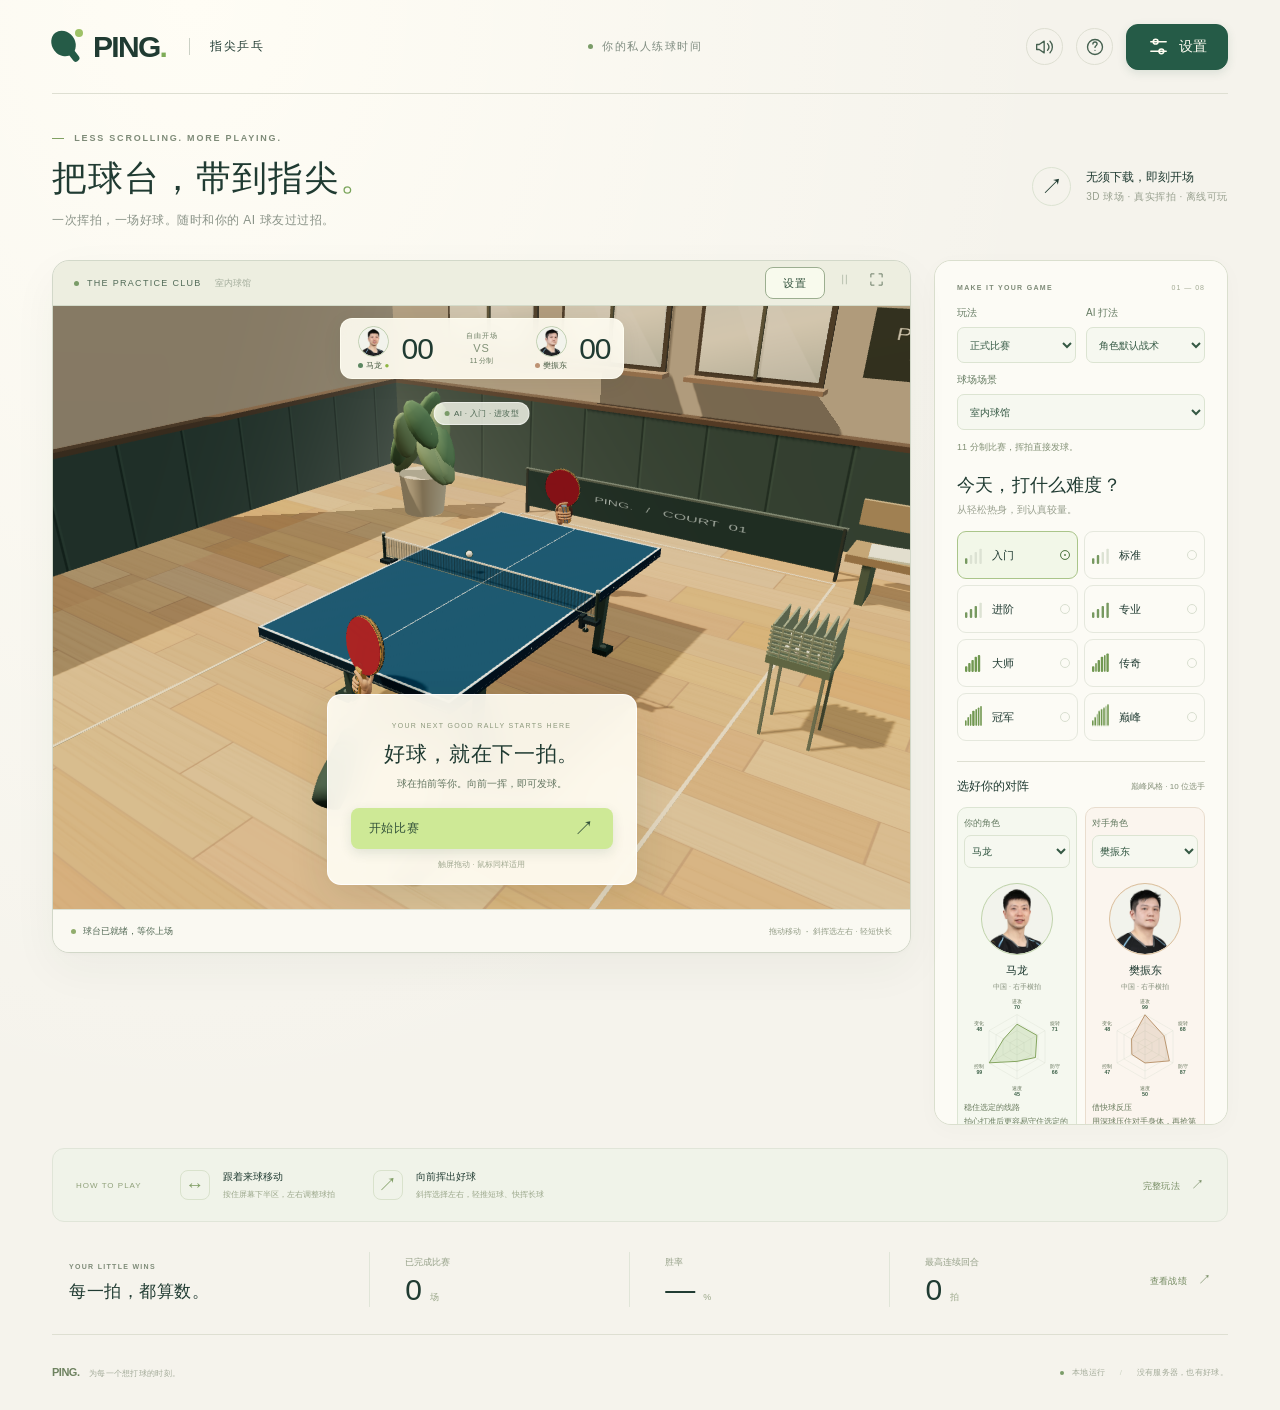
<file: index.html>
<!doctype html>
<html lang="zh-CN">
<head>
  <meta charset="utf-8">
  <meta name="viewport" content="width=device-width,initial-scale=1,maximum-scale=1,viewport-fit=cover">
  <meta name="theme-color" content="#f5f6f2">
  <meta name="description" content="指尖上的 3D 乒乓球。真实挥拍、人机对战，随时开场，无需联网。">
  <title>PING · 指尖乒乓</title>
  <link rel="icon" href="assets/favicon.svg" type="image/svg+xml">
  <link rel="stylesheet" href="styles.css">
</head>
<body>
  <div class="app-shell">
    <header class="site-header">
      <a class="brand" href="./" aria-label="PING 首页"><span class="brand-symbol"><i></i><b></b></span><span>PING<span class="brand-dot">.</span></span><span class="brand-cn">指尖乒乓</span></a>
      <div class="header-center"><span class="live-dot"></span>你的私人练球时间</div>
      <div class="header-actions">
        <button class="icon-button" id="sound-button" aria-label="关闭音效" title="音效开关"><svg viewBox="0 0 24 24"><path d="m11 5-6 4H2v6h3l6 4zM15 8a6 6 0 0 1 0 8m3-11a10 10 0 0 1 0 14"/></svg></button>
        <button class="icon-button" id="help-button" aria-label="玩法与比赛规则" title="玩法与规则"><svg viewBox="0 0 24 24"><circle cx="12" cy="12" r="9"/><path d="M9.5 8.5a2.5 2.5 0 0 1 5 0c0 2-2.5 2-2.5 4M12 16h.01"/></svg></button>
        <button class="icon-button settings-entry" id="settings-button" aria-label="打开设置" title="设置"><svg viewBox="0 0 24 24" aria-hidden="true"><path d="M4 7h16M4 17h16"/><circle cx="9" cy="7" r="2.5"/><circle cx="15" cy="17" r="2.5"/></svg><span>设置</span></button>
      </div>
    </header>

    <section class="hero">
      <div><p class="eyebrow"><span></span> LESS SCROLLING. MORE PLAYING.</p><h1>把球台，带到指尖<span>。</span></h1><p class="hero-description">一次挥拍，一场好球。随时和你的 AI 球友过过招。</p></div>
      <div class="hero-note"><span class="note-icon">↗</span><div>无须下载，即刻开场<small>3D 球场 · 真实挥拍 · 离线可玩</small></div></div>
    </section>

    <main class="play-layout">
      <section class="court-card" aria-label="3D 乒乓球场">
        <div class="court-topline"><span><span class="live-dot"></span> THE PRACTICE CLUB <span class="court-number">/ 01</span></span><div><button id="court-settings-button" class="court-settings" aria-label="打开球场设置">设置</button><button id="pause-button" class="court-icon" aria-label="暂停比赛" title="暂停" disabled><svg viewBox="0 0 24 24"><path d="M9 5v14M15 5v14"/></svg></button><button id="fullscreen-button" class="court-icon" aria-label="切换全屏" title="全屏"><svg viewBox="0 0 24 24"><path d="M8 3H3v5m13-5h5v5M3 16v5h5m13-5v5h-5"/></svg></button></div></div>
        <div id="court" class="court-view" tabindex="0" aria-label="乒乓球场触控区。按住下半屏拖动球拍，向前或横向擦拍击球。">
          <canvas id="game-canvas"></canvas>
          <div class="scoreboard" aria-live="polite" aria-atomic="true">
            <div class="score-player"><span class="portrait score-portrait" id="player-portrait"><span class="portrait-initials" aria-hidden="true">ML</span><img id="player-portrait-image" src="assets/portraits/ma-long.webp" alt="马龙头像" width="320" height="320" decoding="async"></span><span class="player-name"><i class="player-dot"></i><span id="player-name">马龙</span> <span id="player-serve" class="serve-dot" title="发球方">●</span></span><strong id="player-score">00</strong><span class="set-dots" id="player-sets"></span></div>
            <div class="score-middle"><span id="game-label">自由开场</span><b>VS</b><small id="score-format">11 分制</small></div>
            <div class="score-player"><span class="portrait score-portrait" id="ai-portrait"><span class="portrait-initials" aria-hidden="true">FZD</span><img id="ai-portrait-image" src="assets/portraits/fan-zhendong.webp" alt="樊振东头像" width="320" height="320" decoding="async"></span><span class="player-name"><i class="cpu-dot"></i><span id="ai-name">樊振东</span> <span id="ai-serve" class="serve-dot" title="发球方" hidden>●</span></span><strong id="ai-score">00</strong><span class="set-dots" id="ai-sets"></span></div>
          </div>
          <div class="quality-badge" id="quality-badge" hidden></div><div class="touch-marker" id="touch-marker" hidden><i></i><small>触控点</small></div>
          <div class="opponent-tag" id="opponent-tag"><span class="live-dot"></span> AI 球友 · 入门</div>
          <div class="rally-badge" id="rally-badge" hidden><span>RALLY</span><b id="rally-count">0</b></div>
          <div class="point-toast" id="point-toast" aria-live="assertive" hidden><span id="point-title"></span><small id="point-detail"></small></div>
          <div class="stroke-label" id="stroke-label" hidden>正手攻球</div><div class="spin-label" id="spin-label" hidden>上旋</div><div class="signature-label" id="signature-label" role="status" hidden></div>
          <div class="court-welcome" id="court-welcome"><span class="welcome-kicker">YOUR NEXT GOOD RALLY STARTS HERE</span><h2>好球，就在下一拍。</h2><p>球在拍前等你。向前一挥，即可发球。</p><button class="primary-button" id="play-button">开始比赛 <span>↗</span></button><small>触屏拖动 · 鼠标同样适用</small></div>
          <div class="serve-panel" id="serve-panel" hidden><div><b id="serve-title">轮到你发球</b><span id="serve-hint">斜挥选左右 · 轻推短，快挥长</span></div><span class="serve-swipe" aria-hidden="true">↑</span></div>
          <div class="gesture-guide" id="gesture-guide" hidden><div class="gesture-arrow">↑</div><span id="gesture-text">按住下半屏，向前挥拍</span></div>
          <div class="webgl-error" id="webgl-error" hidden><h2>球场暂时无法显示</h2><p>请用支持 WebGL 的 Chrome、Safari 或 Edge 打开，并开启硬件加速。</p></div>
        </div>
        <div class="court-bottomline"><span class="court-status"><i id="status-dot"></i><span id="status-text">球台已就绪，等你上场</span></span><span class="input-label" id="input-label">拖动移动 <b>·</b> 斜挥选左右 · 轻短快长</span><span id="hit-feedback" class="hit-feedback">找到你的节奏</span></div>
      </section>

      <aside class="match-panel">
        <div class="panel-heading"><span class="eyebrow">MAKE IT YOUR GAME</span><span class="panel-mark">01 — 08</span></div>
        <div class="session-options">
          <label class="option-field">玩法<select id="mode-select"><option value="match">正式比赛</option><option value="rally">连续喂球练习</option><option value="slow">慢速练习 · 0.65×</option><option value="serve">发球练习</option></select></label>
          <label class="option-field" id="ai-style-field">AI 打法<select id="ai-style"><option value="character">角色默认战术</option><option value="balanced">均衡型</option><option value="defensive">防守型</option><option value="aggressive">进攻型</option></select></label>
          <label class="option-field scene-field">球场场景<select id="scene-select"><option value="club">室内球馆</option><option value="park">户外公园</option><option value="coast">海边球场</option><option value="rooftop">屋顶球场</option></select></label><p id="mode-description" class="option-description">11 分制比赛，挥拍直接发球。</p>
        </div>
        <h2>今天，打什么难度？</h2><p class="panel-description">从轻松热身，到认真较量。</p>
        <fieldset class="difficulty-list"><legend class="sr-only">人机难度</legend>
          <label class="difficulty-option selected"><input type="radio" name="difficulty" value="beginner" checked><span class="difficulty-bars"><i></i><i></i><i></i><i></i></span><span class="difficulty-copy"><b>入门</b><small>先找到手感</small></span><span class="radio-indicator"></span></label>
          <label class="difficulty-option"><input type="radio" name="difficulty" value="standard"><span class="difficulty-bars" data-level="2"><i></i><i></i><i></i><i></i></span><span class="difficulty-copy"><b>标准</b><small>来点有来有回</small></span><span class="radio-indicator"></span></label>
          <label class="difficulty-option"><input type="radio" name="difficulty" value="advanced"><span class="difficulty-bars" data-level="3"><i></i><i></i><i></i><i></i></span><span class="difficulty-copy"><b>进阶</b><small>考验反应与落点</small></span><span class="radio-indicator"></span></label>
          <label class="difficulty-option"><input type="radio" name="difficulty" value="pro"><span class="difficulty-bars" data-level="4"><i></i><i></i><i></i><i></i></span><span class="difficulty-copy"><b>专业</b><small>每一拍都全力以赴</small></span><span class="radio-indicator"></span></label>
          <label class="difficulty-option"><input type="radio" name="difficulty" value="master"><span class="difficulty-bars" data-level="5"><i></i><i></i><i></i><i></i><i></i></span><span class="difficulty-copy"><b>大师</b><small>读旋转，抢先机</small></span><span class="radio-indicator"></span></label>
          <label class="difficulty-option"><input type="radio" name="difficulty" value="legend"><span class="difficulty-bars" data-level="6"><i></i><i></i><i></i><i></i><i></i><i></i></span><span class="difficulty-copy"><b>传奇</b><small>变线与节奏的极限挑战</small></span><span class="radio-indicator"></span></label>
          <label class="difficulty-option"><input type="radio" name="difficulty" value="champion"><span class="difficulty-bars" data-level="7"><i></i><i></i><i></i><i></i><i></i><i></i><i></i></span><span class="difficulty-copy"><b>冠军</b><small>抢接短球，稳中带攻</small></span><span class="radio-indicator"></span></label>
          <label class="difficulty-option"><input type="radio" name="difficulty" value="apex"><span class="difficulty-bars" data-level="8"><i></i><i></i><i></i><i></i><i></i><i></i><i></i><i></i></span><span class="difficulty-copy"><b>巅峰</b><small>最高难度，极少失误</small></span><span class="radio-indicator"></span></label>
        </fieldset>
        <section class="character-selection" aria-label="双方角色选择">
          <div class="character-heading"><b>选好你的对阵</b><span>巅峰风格 · 10 位选手</span></div>
          <div class="character-pair">
            <article class="character-card"><label class="option-field" for="player-character">你的角色<select id="player-character"></select></label><div id="player-character-detail"></div></article>
            <article class="character-card opponent-card"><label class="option-field" for="ai-character">对手角色<select id="ai-character"></select></label><div id="ai-character-detail"></div></article>
          </div>
          <p id="character-notice" class="character-notice" role="status"></p>
          <details class="character-method"><summary>属性如何影响比赛？</summary><p>六维属性为参考代表性打法设计的游戏数值，非官方评分或现实排名。进攻影响击球速度，旋转影响转速，防守影响接球容错，速度影响移动响应，控制影响旋转处理，变化影响横擦落点与 AI 长短球。所有选手的六维总预算相同，强项和短板不同。普通回球、招牌动作和电脑的战术偏好也各有区别；电脑的反应与失误主要由所选难度决定。双方不能使用同一角色。</p><p><a href="选手资料.html" target="_blank" rel="noopener">查看选手资料与头像来源 ↗</a>。头像取自 WTT 与蝴蝶官方照片，裁切保留头肩。</p></details>
        </section>
        <div class="format-heading"><span id="format-label">比赛赛制</span><span>11 分 · 净胜 2 分</span></div><div class="segmented-control" role="group" aria-label="赛制"><button class="selected" data-format="1" aria-pressed="true">单局决胜</button><button data-format="3" aria-pressed="false">三局两胜</button></div>
        <div class="difficulty-detail"><span class="detail-symbol">↗</span><p id="difficulty-detail">更慢的来球，更多的反应时间。<br>电脑偶尔也会失误，放心挥拍。</p></div>
        <button class="secondary-button practice-reset" id="practice-reset" hidden>重新准备这一球</button>
        <button class="primary-button panel-start" id="start-button">进入球场 <span>↗</span></button><div class="local-note"><svg viewBox="0 0 16 16"><path d="m3 8 3 3 7-7"/></svg> 无需账号 · 战绩仅存于本机</div>
      </aside>
    </main>

    <section class="below-court">
      <div class="quick-guide"><span class="guide-number">HOW TO PLAY</span><div><span class="guide-icon">↔</span><p><b>跟着来球移动</b><small>按住屏幕下半区，左右调整球拍</small></p></div><div><span class="guide-icon">↗</span><p><b>向前挥出好球</b><small>斜挥选择左右，轻推短球、快挥长球</small></p></div><button class="text-button" id="guide-link">完整玩法 <span>↗</span></button></div>
      <div class="stats-row"><div class="stats-intro"><span class="eyebrow">YOUR LITTLE WINS</span><h3>每一拍，都算数。</h3></div><div class="stat"><span>已完成比赛</span><strong id="stat-matches">0<small>场</small></strong></div><div class="stat"><span>胜率</span><strong id="stat-winrate">—<small>%</small></strong></div><div class="stat"><span>最高连续回合</span><strong id="stat-rally">0<small>拍</small></strong></div><button class="text-button" id="history-button">查看战绩 <span>↗</span></button></div>
    </section>
    <footer><span><b>PING.</b> 为每一个想打球的时刻。</span><span><i class="live-dot"></i> 本地运行 <span class="footer-divider">/</span> 没有服务器，也有好球。</span></footer>
  </div>

  <dialog id="help-dialog" class="modal"><button class="modal-close" data-close aria-label="关闭">×</button><span class="eyebrow">A LITTLE GUIDANCE</span><h2>一拍一拍，找到节奏。</h2><div class="help-steps"><div><b>01</b><p><strong>移动你的球拍</strong>按住球场下半区任意位置，左右拖动寻找来球。向上或向下拖动可调整球拍离球网的距离，系统会参考预计相遇点柔和辅助拍面高度。慢拖、快挥都能自由调整前后站位，球拍持续跟随手指。</p></div><div><b>02</b><p><strong>等落台，对准或挥拍</strong>来球在你的半台弹起后，向上快速划动击球，也可在接触瞬间横向擦拍。球实际碰到静止拍面时也能借力挡回；主动挥拍可以更好地控制力量和旋转。向左上或右上斜挥可打向对方左右两侧，轻推偏短、快挥偏长；直推会保留部分当前线路。向右擦拍产生左侧旋，向左擦拍产生右侧旋，球面标记和弯曲球迹会显示旋转。快速前挥偏上旋，轻推或减速切削偏下旋。近网短球自然开拍搓球，双方按惯用手和站位切换正反手，高球抬拍扣杀；大力挥拍与横擦仍优先决定球路。</p></div><div><b>03</b><p><strong>球在拍前，一划自然发球</strong>轮到你发球时，球会停在球拍前方并跟随移动，无需抛球或点击按钮，前挥后会短促引拍、触球并随挥；斜挥选择左右，轻推发短、快挥发长。仍须先落自己的半台，再落对方半台。练习模式不计比赛分数。</p></div><div><b>04</b><p><strong>打出你的招牌球</strong>每位选手各有强项、短板和招牌动作。选人卡点击技能名可查看条件；接准已落台的来球，结合正确站位和足够快的手势即可触发。双方每分各限一次；比赛中释放后，接下来完整的 2 分冷却，第 3 分恢复触发资格，仍需满足技术条件。冷却独立计算，擦网重发不抵扣，换局保留；练习每球恢复。不需要技能按钮。王楚钦正手快速爆冲可触发“王之爆冲”，张继科近台反手斜擦可触发“霸王拧”。</p></div></div><div class="rules-box"><h3>按标准规则，认真打一场</h3><ul><li>发球操作已简化为持球随拍、挥拍发出；落台与计分仍遵循比赛规则。</li><li>每局 11 分，领先至少 2 分获胜；10:10 后继续比赛。</li><li>每两分换发球；10:10 后每一分换发球。</li><li>发球擦网后合法落台，重新发球；正常回合擦网后落台继续。擦网按真实接触位置减速偏转；触及台面上沿为合法擦边，球台侧面不算落台。</li><li>对手回球未落台就截击、同侧两跳、击球出界或未过网，均判失分。</li><li>三局两胜时，局间交换发球顺序；决胜局先到 5 分时交换场地。镜头始终位于你的身后。</li></ul></div><button class="primary-button" data-close>明白了，上场 <span>↗</span></button></dialog>
  <dialog id="settings-dialog" class="modal settings-modal"><button class="modal-close" data-close aria-label="关闭">×</button><span class="eyebrow">YOUR COURT, YOUR WAY</span><h2>调整到你的手感。</h2><section class="settings-section"><h3>看得清，打得准</h3>
    <label class="toggle-row" for="setting-camera-height"><span><b>俯视角度</b><small>低角度更贴近球台，高角度更容易观察长短球</small></span><output id="camera-height-value" for="setting-camera-height">60% · 推荐</output></label>
    <input class="sensitivity-slider" id="setting-camera-height" type="range" min="0" max="100" step="1" value="60" aria-label="俯视角度">
    <label class="toggle-row" for="setting-camera-distance"><span><b>镜头距离</b><small>向左靠近球台，向右拉远；不会改变俯视角度</small></span><output id="camera-distance-value" for="setting-camera-distance">50% · 推荐</output></label>
    <input class="sensitivity-slider" id="setting-camera-distance" type="range" min="0" max="100" step="1" value="50" aria-label="镜头距离">
    <canvas id="camera-preview" width="640" height="360" role="img" aria-label="当前屏幕比例下的球场视角预览"></canvas><div class="camera-preview-note"><p class="settings-note">两项均可即时预览。最近距离按屏幕比例保护边角触控范围。</p><button class="text-button" id="camera-height-reset">恢复推荐视角</button></div>
    <div class="ball-preview" id="ball-preview" aria-label="乒乓球外观预览"><i></i><span>显示大小 120% · 碰撞范围保持一致</span></div>
    <label class="toggle-row" for="setting-ball-size"><span><b>乒乓球显示大小</b><small>100% 为原始大小，默认 120%</small></span><output id="ball-size-value">120%</output></label><input class="sensitivity-slider" id="setting-ball-size" type="range" min="1" max="1.8" step="0.05" value="1.2" aria-label="乒乓球显示大小">
    <div class="appearance-grid"><label class="option-field">乒乓球颜色<select id="setting-ball-color"><option value="#fff5df">暖白色</option><option value="#ff9b32">橙色</option><option value="#dcff41">荧光黄</option><option value="custom">自定义颜色</option></select></label><label class="option-field custom-color-field">自定义球色<input id="setting-ball-custom" type="color" value="#fff5df" aria-label="自定义乒乓球颜色"></label></div>
    <div class="appearance-grid paddle-options"><label class="option-field">球拍外形<select id="setting-paddle-model"><option value="athlete">跟随参考球拍</option><option value="classic">经典圆拍</option><option value="attack">进攻方肩拍</option><option value="jpen">日式方拍</option></select></label><label class="option-field">胶皮颜色<select id="setting-paddle-color"><option value="#b83e3e">经典红</option><option value="#24292b">炭黑</option><option value="#405f4b">森林绿</option><option value="#326ea8">湖蓝</option><option value="custom">自定义颜色</option></select></label><label class="option-field custom-color-field">自定义胶皮色<input id="setting-paddle-custom" type="color" value="#405f4b" aria-label="自定义胶皮颜色"></label></div><p class="settings-note">型号和颜色只改变外观。自动按位置和来球调整搓球、正反手与扣杀姿态，对准可借力挡球，主动挥拍增加力量与旋转。</p>
    <label class="option-field scene-setting">球场场景<select id="setting-scene"><option value="club">室内球馆</option><option value="park">户外公园</option><option value="coast">海边球场</option><option value="rooftop">屋顶球场</option></select></label><p class="settings-note">户外场景没有风，所有场景使用相同物理与规则。</p></section>
    <section class="settings-section"><h3>持拍习惯</h3><label class="toggle-row"><span><b>显示手臂</b><small>显示双方握拍的手、前臂和球衣袖口；关闭后只保留球拍</small></span><input type="checkbox" id="setting-arms" role="switch" checked></label><p class="settings-note">默认使用所选选手的惯用手和握法；也可以分别调整。左右手的正反手动作会自然镜像。</p><div class="equipment-grid">
      <fieldset class="equipment-card"><legend>你的球拍</legend><p id="setting-player-equipment" class="equipment-summary" aria-live="polite"></p><label class="option-field">持拍方式<select id="setting-player-grip"><option value="auto">跟随选手</option><option value="shakehand">横拍</option><option value="penhold">直拍</option></select></label><label class="option-field">惯用手<select id="setting-player-hand"><option value="auto">跟随选手</option><option value="right">右手</option><option value="left">左手</option></select></label><label class="option-field">参考球拍<select id="setting-player-blade"></select></label><small class="equipment-blade" id="setting-player-blade-note"></small></fieldset>
      <fieldset class="equipment-card"><legend>对手 AI</legend><p id="setting-ai-equipment" class="equipment-summary" aria-live="polite"></p><label class="option-field">持拍方式<select id="setting-ai-grip"><option value="auto">跟随选手</option><option value="shakehand">横拍</option><option value="penhold">直拍</option></select></label><label class="option-field">惯用手<select id="setting-ai-hand"><option value="auto">跟随选手</option><option value="right">右手</option><option value="left">左手</option></select></label><label class="option-field">参考球拍<select id="setting-ai-blade"></select></label><small class="equipment-blade" id="setting-ai-blade-note"></small></fieldset>
    </div><p class="settings-note">横拍与直拍有各自的手指握姿；球拍型号可独立选择。参考球拍为风格化外观，资料年代与未确认项见<a href="选手资料.html" target="_blank" rel="noopener">装备说明</a>。调整立即生效，并保存在当前浏览器。</p></section>
    <section class="settings-section"><h3>反馈与操作</h3><label class="option-field">挥拍识别<select id="setting-swing-recognition"><option value="easy">轻松 · 小幅前挥也易识别</option><option value="standard">标准 · 默认</option><option value="firm">有力 · 更快前挥产生同等力量</option></select></label><p class="settings-note">慢拖、快挥和横移都持续跟手；斜挥控制左右、力度控制长短，横擦叠加旋转。识别档位只调整挥拍力量，高度参考预计相遇点。</p><label class="toggle-row"><span><b>击球音效</b><small>球拍、球台与球网的声音</small></span><input type="checkbox" id="setting-sound" role="switch" checked></label><label class="toggle-row"><span><b>触觉反馈</b><small>轻挡、重击和横擦有不同反馈（取决于设备支持）</small></span><input type="checkbox" id="setting-haptics" role="switch" checked></label><label class="toggle-row"><span><b>动作与击球提示</b><small>搓球、正反手、旋转方向和挥拍时机</small></span><input type="checkbox" id="setting-hints" role="switch" checked></label><label class="toggle-row"><span><b>落点光圈</b><small>预测下一次落台位置</small></span><input type="checkbox" id="setting-landing" role="switch" checked></label><label class="toggle-row"><span><b>弧线轨迹</b><small>短球迹展示旋转带来的曲线</small></span><input type="checkbox" id="setting-trail" role="switch" checked></label><label class="toggle-row"><span><b>挥拍灵敏度</b><small>调整拖动距离与球拍移动的比例</small></span><output id="sensitivity-value">1.0×</output></label><input class="sensitivity-slider" id="setting-sensitivity" type="range" min="0.7" max="1.5" value="1" step="0.1" aria-label="挥拍灵敏度"><label class="toggle-row"><span><b>近球轮廓</b><small>球靠近你时显示深色边缘，更容易看清</small></span><input type="checkbox" id="setting-outline" role="switch" checked></label>
    <label class="toggle-row" for="setting-offset"><span><b>手指与球拍间距</b><small>触屏时球拍位于手指上方；0 为直接跟手</small></span><output id="offset-value">54 px</output></label><input class="sensitivity-slider" id="setting-offset" type="range" min="0" max="120" step="6" value="54" aria-label="手指与球拍间距">
    </section><section class="settings-section"><h3>画面与性能</h3><div class="option-field settings-quality"><label for="setting-quality">画面质量</label><select id="setting-quality"><option value="eco">省电 · 30 帧 / 无动态阴影</option><option value="balanced" selected>均衡 · 60 帧 / 标准阴影</option><option value="high">高清 · 60 帧 / 精细阴影</option></select></div>
    <label class="toggle-row"><span><b>卡顿时自动降低画质</b><small>保持挥拍与物理更新频率，减少渲染负担</small></span><input type="checkbox" id="setting-adaptive" role="switch" checked></label><p class="settings-note" id="quality-note"></p>
    </section><p class="settings-note">比赛中修改设置会暂时暂停，关闭后即可继续。</p><button class="primary-button" data-close>保存并返回 <span>↗</span></button></dialog>
  <dialog id="pause-dialog" class="modal compact-modal"><button class="modal-close" data-close aria-label="关闭">×</button><span class="eyebrow">TAKE A BREATHER</span><h2>歇一拍，再继续。</h2><p>比分和来球都在这里等你。</p><button class="primary-button" id="resume-button">继续比赛 <span>↗</span></button><button class="secondary-button" id="restart-button">重新开始本场</button><button class="text-button" id="quit-button">结束比赛，返回球场</button></dialog>
  <dialog id="result-dialog" class="modal compact-modal"><span class="result-mark" id="result-mark">↗</span><span class="eyebrow" id="result-eyebrow">WELL PLAYED</span><h2 id="result-title">这一局，打得漂亮。</h2><p id="result-description"></p><div class="result-score"><span id="result-player">11</span><small>:</small><span id="result-ai">8</span></div><p class="result-meta" id="result-meta"></p><button class="primary-button" id="result-next">再来一场 <span>↗</span></button><button class="secondary-button" id="result-back">返回球场</button></dialog>
  <dialog id="history-dialog" class="modal"><button class="modal-close" data-close aria-label="关闭">×</button><span class="eyebrow">ONE RALLY AT A TIME</span><h2>你和球台的记录。</h2><div id="history-levels" class="history-levels"></div><div id="history-list" class="history-list"></div><p class="settings-note" id="storage-note">战绩仅保存在这个浏览器中，清理网站数据会一并清除。</p><button class="primary-button" data-close>继续打球 <span>↗</span></button></dialog>
  <script src="assets/vendor/three.min.js"></script>
  <script src="characters.js"></script>
  <script src="motion.js"></script>
  <script src="physics.js"></script>
  <script src="view.js"></script>
  <script src="audio.js"></script>
  <script src="quality.js"></script>
  <script src="assets/hand-meshes.js"></script><script src="visuals.js"></script>
  <script src="game.js"></script>
</body>
</html>
</file>
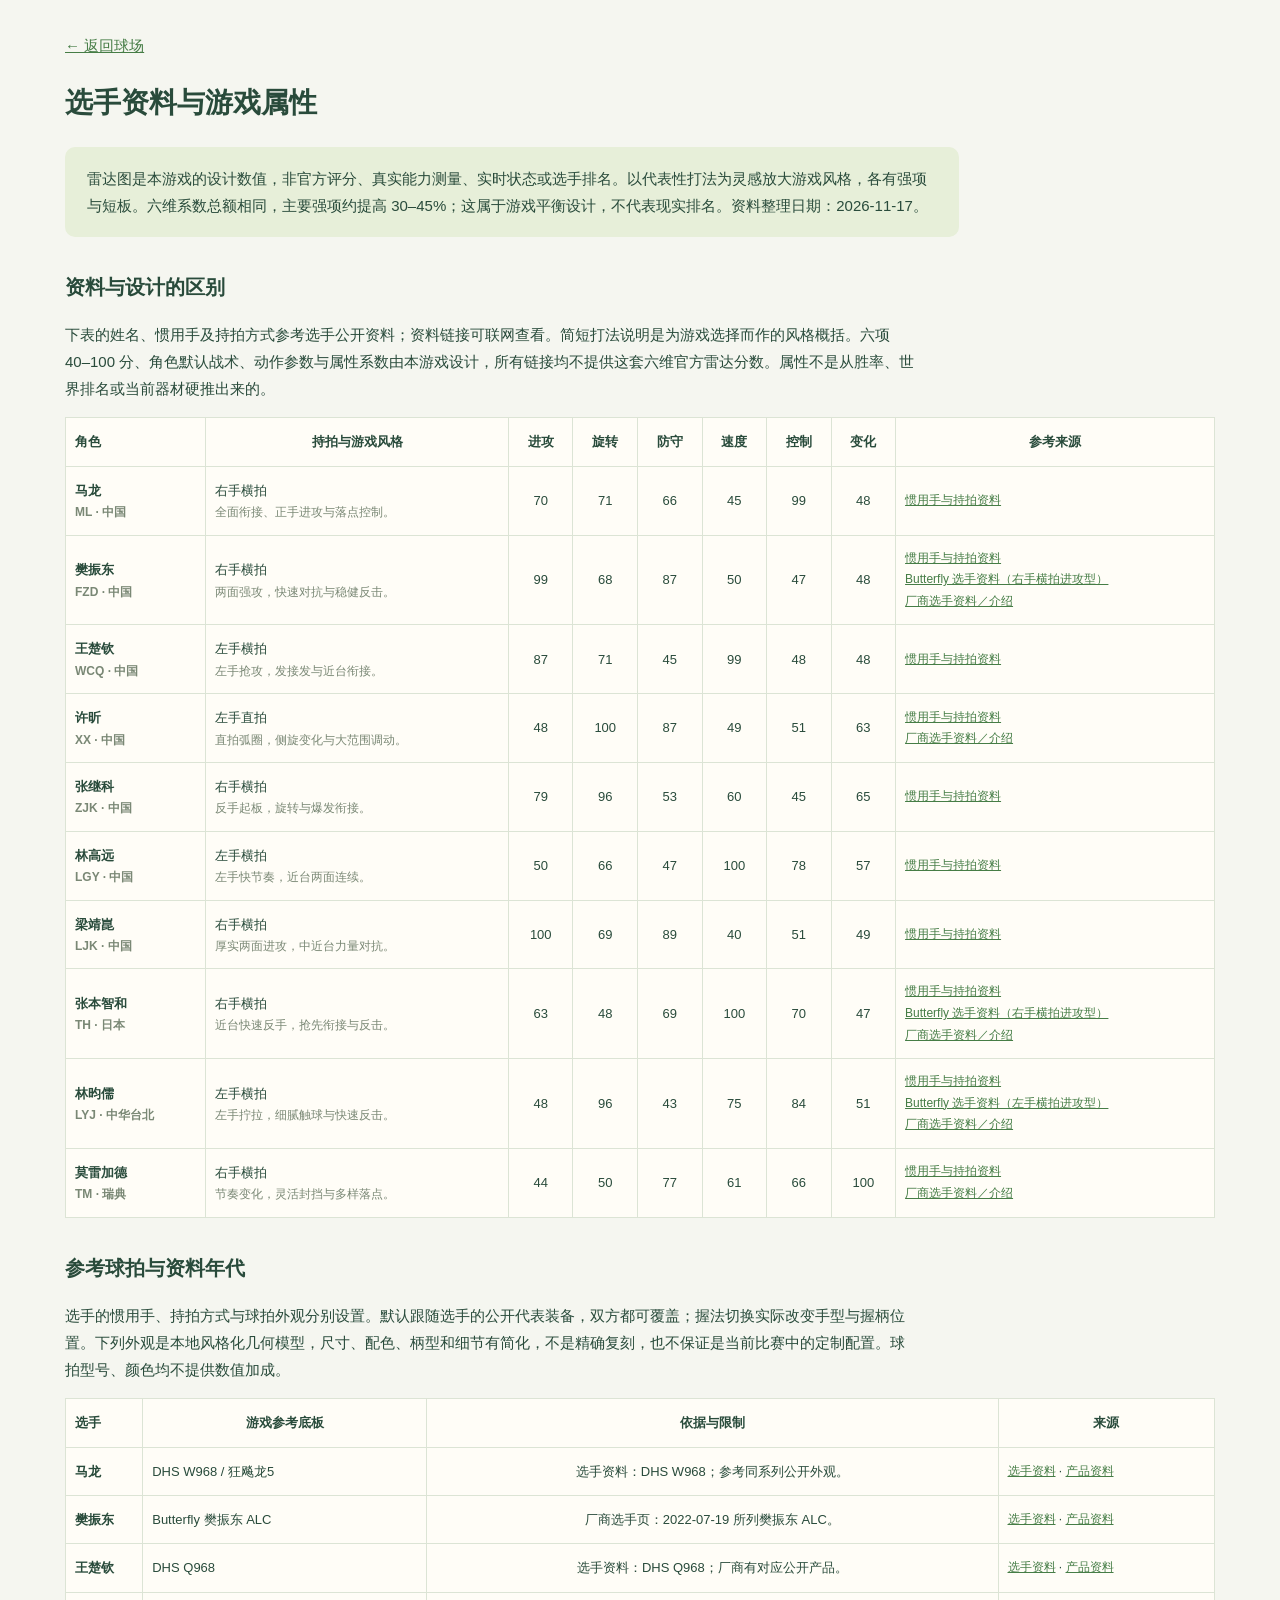
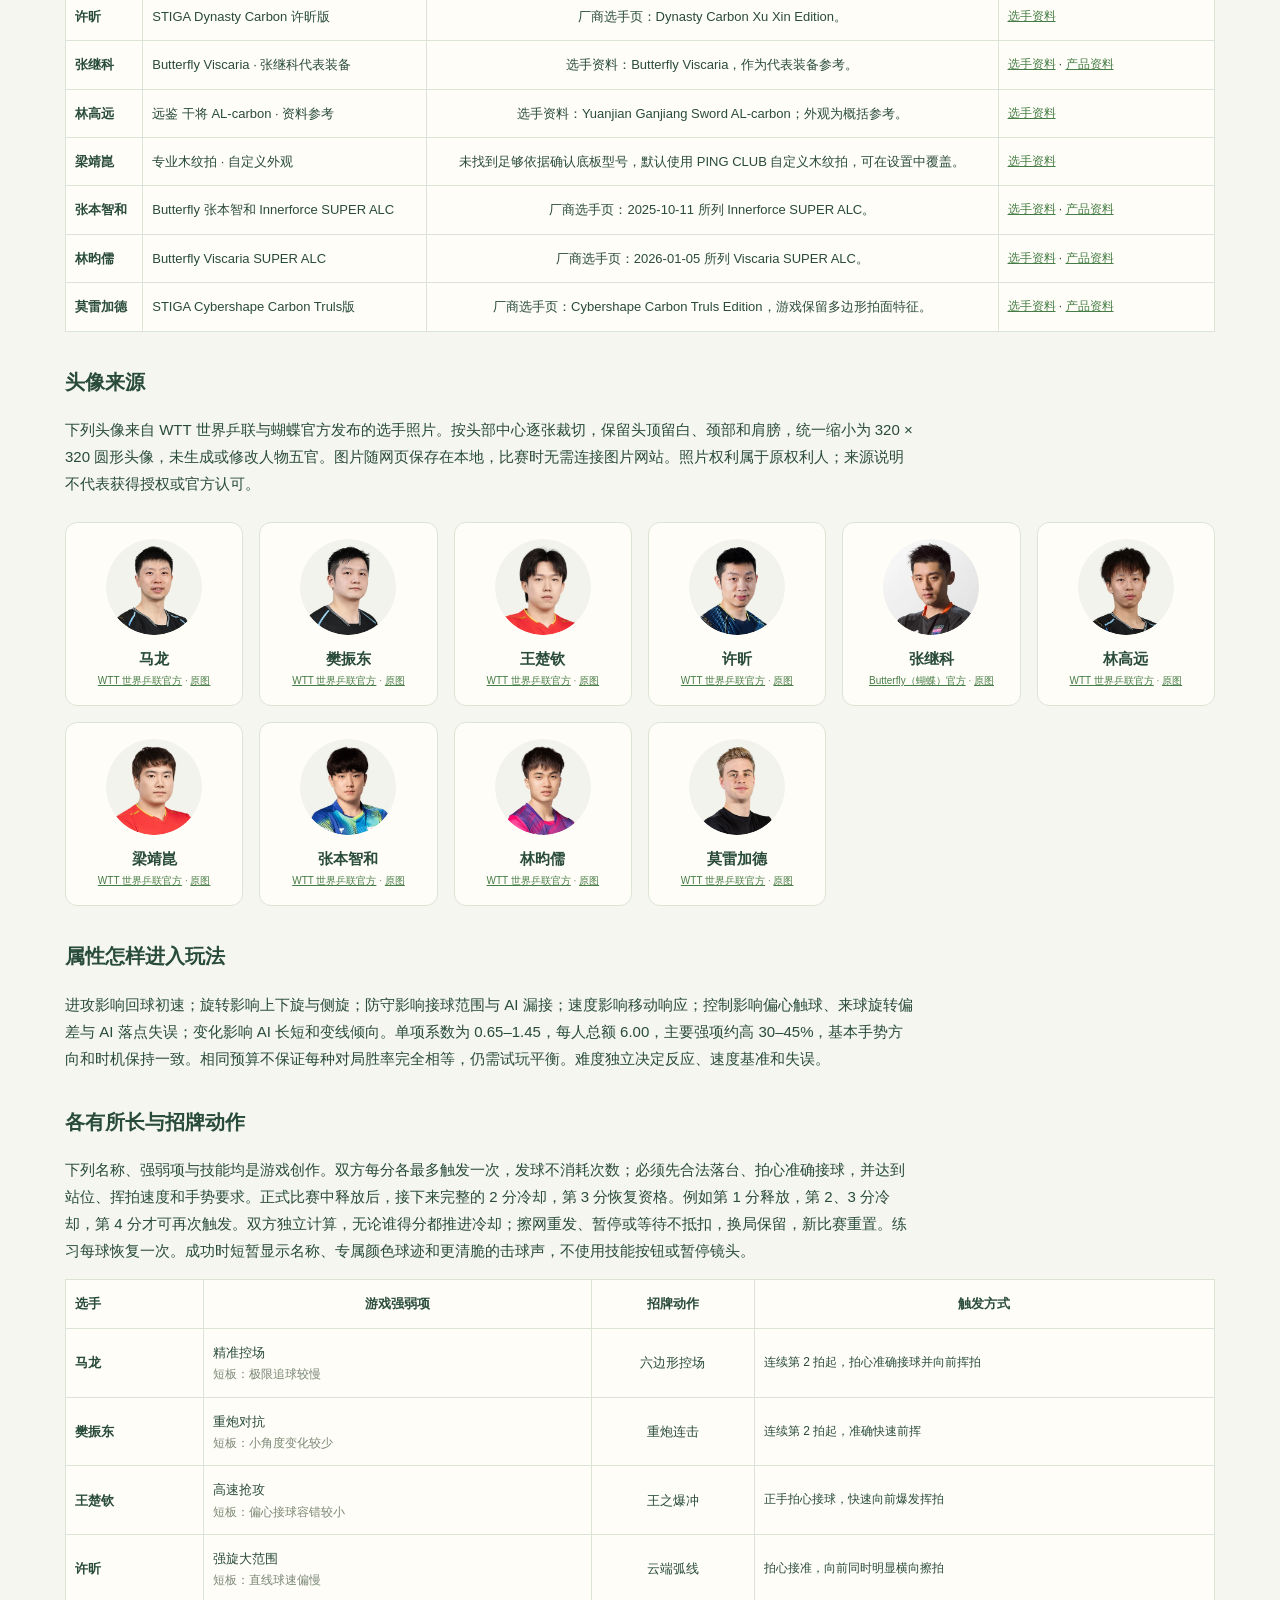
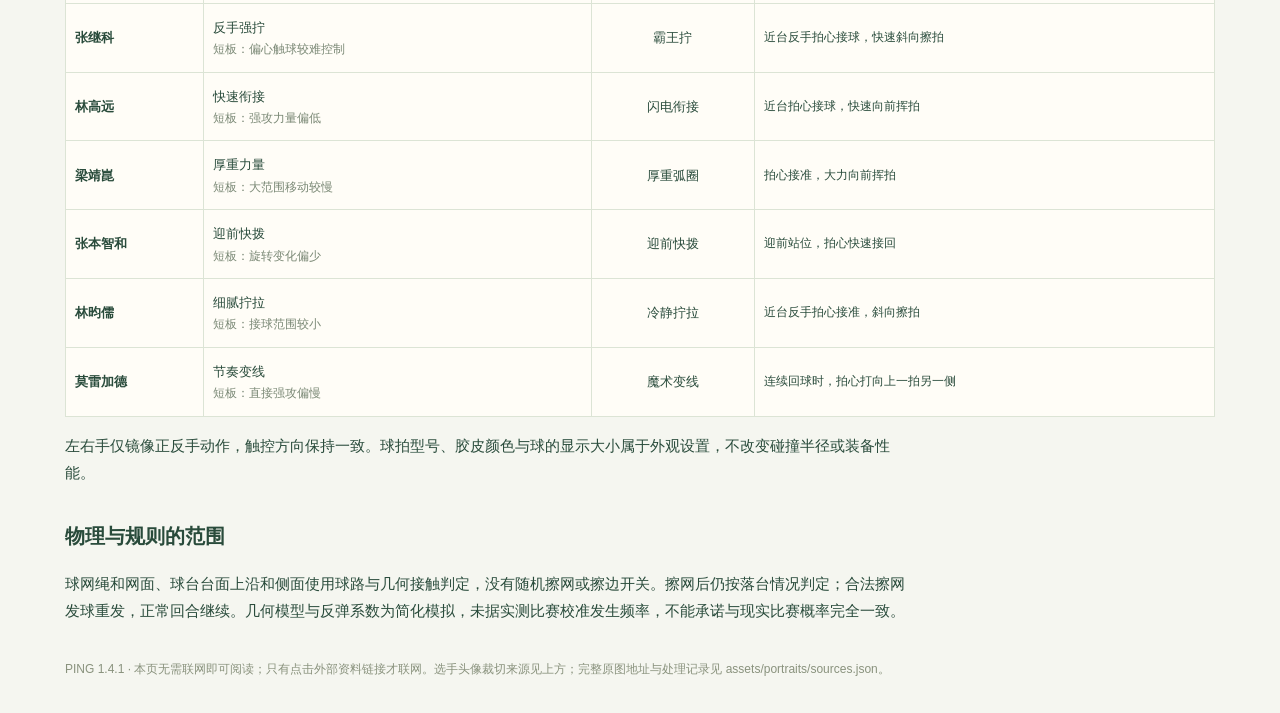
<file: 选手资料.html>
<!doctype html><html lang="zh-CN"><meta charset="utf-8"><meta name="viewport" content="width=device-width,initial-scale=1"><title>PING · 选手资料与游戏属性</title><style>body{font:15px/1.8 -apple-system,BlinkMacSystemFont,"PingFang SC",sans-serif;color:#294b3b;background:#f5f6f0;margin:0;padding:32px 20px}main{max-width:1150px;margin:auto}h1{font-size:28px}h2{font-size:20px;margin-top:32px}p{max-width:850px}a{color:#467d46}small{display:block;color:#7a8875;font-size:12px;line-height:1.7}table{width:100%;border-collapse:collapse;background:#fffdf7;font-size:13px}th,td{padding:12px 9px;border:1px solid #dce4d5;text-align:center}th:first-child,td:nth-child(2),td:last-child{text-align:left}td:nth-child(2){min-width:180px}td:last-child{min-width:180px;font-size:12px}.scroll{overflow:auto}.note{padding:18px 22px;border-radius:10px;background:#e7efd9}footer{margin-top:35px;color:#89927d;font-size:12px}.portrait-gallery{display:grid;grid-template-columns:repeat(auto-fit,minmax(170px,1fr));gap:16px;margin:25px 0}.portrait-gallery figure{margin:0;padding:16px;background:#fffdf7;border:1px solid #dce4d5;border-radius:12px;text-align:center}.portrait-gallery img{display:block;margin:0 auto 10px;border-radius:50%;width:96px;height:96px;object-fit:cover}.portrait-gallery small{font-size:10px}</style><main><a href="index.html">← 返回球场</a><h1>选手资料与游戏属性</h1><p class="note">雷达图是本游戏的设计数值，非官方评分、真实能力测量、实时状态或选手排名。以代表性打法为灵感放大游戏风格，各有强项与短板。六维系数总额相同，主要强项约提高 30–45%；这属于游戏平衡设计，不代表现实排名。资料整理日期：2026-11-17。</p><h2>资料与设计的区别</h2><p>下表的姓名、惯用手及持拍方式参考选手公开资料；资料链接可联网查看。简短打法说明是为游戏选择而作的风格概括。六项 40–100 分、角色默认战术、动作参数与属性系数由本游戏设计，所有链接均不提供这套六维官方雷达分数。属性不是从胜率、世界排名或当前器材硬推出来的。</p><div class="scroll"><table><thead><tr><th>角色</th><th>持拍与游戏风格</th><th>进攻</th><th>旋转</th><th>防守</th><th>速度</th><th>控制</th><th>变化</th><th>参考来源</th></tr></thead><tbody><tr><th>马龙<small>ML · 中国</small></th><td>右手横拍<small>全面衔接、正手进攻与落点控制。</small></td><td>70</td><td>71</td><td>66</td><td>45</td><td>99</td><td>48</td><td><a href="https://tabletennis.guide/player/long-ma" target="_blank" rel="noopener noreferrer">惯用手与持拍资料</a></td></tr><tr><th>樊振东<small>FZD · 中国</small></th><td>右手横拍<small>两面强攻，快速对抗与稳健反击。</small></td><td>99</td><td>68</td><td>87</td><td>50</td><td>47</td><td>48</td><td><a href="https://tabletennis.guide/player/zhendong-fan" target="_blank" rel="noopener noreferrer">惯用手与持拍资料</a><br><a href="https://www.butterfly.co.jp/players/detail/fan-zhendong.html" target="_blank" rel="noopener noreferrer">Butterfly 选手资料（右手横拍进攻型）</a><br><a href="https://www.butterfly-global.com/en/product/fan-zhendong/" target="_blank" rel="noopener noreferrer">厂商选手资料／介绍</a></td></tr><tr><th>王楚钦<small>WCQ · 中国</small></th><td>左手横拍<small>左手抢攻，发接发与近台衔接。</small></td><td>87</td><td>71</td><td>45</td><td>99</td><td>48</td><td>48</td><td><a href="https://tabletennis.guide/player/chuqin-wang" target="_blank" rel="noopener noreferrer">惯用手与持拍资料</a></td></tr><tr><th>许昕<small>XX · 中国</small></th><td>左手直拍<small>直拍弧圈，侧旋变化与大范围调动。</small></td><td>48</td><td>100</td><td>87</td><td>49</td><td>51</td><td>63</td><td><a href="https://tabletennis.guide/player/xin-xu" target="_blank" rel="noopener noreferrer">惯用手与持拍资料</a><br><a href="https://www.stigasports.com/en/players-teams-tt/xu-xin" target="_blank" rel="noopener noreferrer">厂商选手资料／介绍</a></td></tr><tr><th>张继科<small>ZJK · 中国</small></th><td>右手横拍<small>反手起板，旋转与爆发衔接。</small></td><td>79</td><td>96</td><td>53</td><td>60</td><td>45</td><td>65</td><td><a href="https://tabletennis.guide/player/jike-zhang" target="_blank" rel="noopener noreferrer">惯用手与持拍资料</a></td></tr><tr><th>林高远<small>LGY · 中国</small></th><td>左手横拍<small>左手快节奏，近台两面连续。</small></td><td>50</td><td>66</td><td>47</td><td>100</td><td>78</td><td>57</td><td><a href="https://tabletennis.guide/player/gaoyuan-lin" target="_blank" rel="noopener noreferrer">惯用手与持拍资料</a></td></tr><tr><th>梁靖崑<small>LJK · 中国</small></th><td>右手横拍<small>厚实两面进攻，中近台力量对抗。</small></td><td>100</td><td>69</td><td>89</td><td>40</td><td>51</td><td>49</td><td><a href="https://tabletennis.guide/player/jingkun-liang" target="_blank" rel="noopener noreferrer">惯用手与持拍资料</a></td></tr><tr><th>张本智和<small>TH · 日本</small></th><td>右手横拍<small>近台快速反手，抢先衔接与反击。</small></td><td>63</td><td>48</td><td>69</td><td>100</td><td>70</td><td>47</td><td><a href="https://tabletennis.guide/player/tomokazu-harimoto" target="_blank" rel="noopener noreferrer">惯用手与持拍资料</a><br><a href="https://www.butterfly.co.jp/players/detail/harimoto-tomokazu.html" target="_blank" rel="noopener noreferrer">Butterfly 选手资料（右手横拍进攻型）</a><br><a href="https://www.butterfly.co.jp/players/detail/harimoto-tomokazu.html" target="_blank" rel="noopener noreferrer">厂商选手资料／介绍</a></td></tr><tr><th>林昀儒<small>LYJ · 中华台北</small></th><td>左手横拍<small>左手拧拉，细腻触球与快速反击。</small></td><td>48</td><td>96</td><td>43</td><td>75</td><td>84</td><td>51</td><td><a href="https://tabletennis.guide/player/yun-ju-lin" target="_blank" rel="noopener noreferrer">惯用手与持拍资料</a><br><a href="https://www.butterfly.co.jp/players/detail/lin-yunju.html" target="_blank" rel="noopener noreferrer">Butterfly 选手资料（左手横拍进攻型）</a><br><a href="https://www.butterfly-global.com/en/product/lin_yun-ju/" target="_blank" rel="noopener noreferrer">厂商选手资料／介绍</a></td></tr><tr><th>莫雷加德<small>TM · 瑞典</small></th><td>右手横拍<small>节奏变化，灵活封挡与多样落点。</small></td><td>44</td><td>50</td><td>77</td><td>61</td><td>66</td><td>100</td><td><a href="https://tabletennis.guide/player/truls-moregard" target="_blank" rel="noopener noreferrer">惯用手与持拍资料</a><br><a href="https://www.stigasports.com/en/players-teams-tt/truls-moregardh" target="_blank" rel="noopener noreferrer">厂商选手资料／介绍</a></td></tr></tbody></table></div><h2>参考球拍与资料年代</h2><p>选手的惯用手、持拍方式与球拍外观分别设置。默认跟随选手的公开代表装备，双方都可覆盖；握法切换实际改变手型与握柄位置。下列外观是本地风格化几何模型，尺寸、配色、柄型和细节有简化，不是精确复刻，也不保证是当前比赛中的定制配置。球拍型号、颜色均不提供数值加成。</p><div class="scroll"><table><thead><tr><th>选手</th><th>游戏参考底板</th><th>依据与限制</th><th>来源</th></tr></thead><tbody><tr><th>马龙</th><td>DHS W968 / 狂飚龙5</td><td>选手资料：DHS W968；参考同系列公开外观。</td><td><a href="https://tabletennis.guide/player/long-ma" target="_blank" rel="noopener">选手资料</a> · <a href="https://www.dhssportsusa.com/products/dhs-6-gold-w968-hurricane-long-5-table-tennis-blade" target="_blank" rel="noopener">产品资料</a></td></tr><tr><th>樊振东</th><td>Butterfly 樊振东 ALC</td><td>厂商选手页：2022-07-19 所列樊振东 ALC。</td><td><a href="https://www.butterfly.co.jp/players/detail/fan-zhendong.html" target="_blank" rel="noopener">选手资料</a> · <a href="https://www.butterfly-global.com/en/products/detail/37221.html" target="_blank" rel="noopener">产品资料</a></td></tr><tr><th>王楚钦</th><td>DHS Q968</td><td>选手资料：DHS Q968；厂商有对应公开产品。</td><td><a href="https://tabletennis.guide/profile.php?name=chuqin-wang-121558" target="_blank" rel="noopener">选手资料</a> · <a href="https://www.dhssportsusa.com/products/dhs-hurricane-king-q968-table-tennis-blade" target="_blank" rel="noopener">产品资料</a></td></tr><tr><th>许昕</th><td>STIGA Dynasty Carbon 许昕版</td><td>厂商选手页：Dynasty Carbon Xu Xin Edition。</td><td><a href="https://www.stigasports.com/en/players-teams-tt/xu-xin" target="_blank" rel="noopener">选手资料</a></td></tr><tr><th>张继科</th><td>Butterfly Viscaria · 张继科代表装备</td><td>选手资料：Butterfly Viscaria，作为代表装备参考。</td><td><a href="https://tabletennis.guide/player/jike-zhang" target="_blank" rel="noopener">选手资料</a> · <a href="https://www.butterfly-global.com/en/products/detail/30041.html" target="_blank" rel="noopener">产品资料</a></td></tr><tr><th>林高远</th><td>远鉴 干将 AL-carbon · 资料参考</td><td>选手资料：Yuanjian Ganjiang Sword AL-carbon；外观为概括参考。</td><td><a href="https://tabletennis.guide/profile.php?name=gaoyuan-lin-115910" target="_blank" rel="noopener">选手资料</a></td></tr><tr><th>梁靖崑</th><td>专业木纹拍 · 自定义外观</td><td>未找到足够依据确认底板型号，默认使用 PING CLUB 自定义木纹拍，可在设置中覆盖。</td><td><a href="https://tabletennis.guide/profile.php?name=jingkun-liang-119588" target="_blank" rel="noopener">选手资料</a></td></tr><tr><th>张本智和</th><td>Butterfly 张本智和 Innerforce SUPER ALC</td><td>厂商选手页：2025-10-11 所列 Innerforce SUPER ALC。</td><td><a href="https://www.butterfly.co.jp/players/detail/harimoto-tomokazu.html" target="_blank" rel="noopener">选手资料</a> · <a href="https://www.butterfly-global.com/en/products/detail/37331.html" target="_blank" rel="noopener">产品资料</a></td></tr><tr><th>林昀儒</th><td>Butterfly Viscaria SUPER ALC</td><td>厂商选手页：2026-01-05 所列 Viscaria SUPER ALC。</td><td><a href="https://www.butterfly.co.jp/players/detail/lin-yunju.html" target="_blank" rel="noopener">选手资料</a> · <a href="https://www.butterfly-global.com/en/products/detail/37191.html" target="_blank" rel="noopener">产品资料</a></td></tr><tr><th>莫雷加德</th><td>STIGA Cybershape Carbon Truls版</td><td>厂商选手页：Cybershape Carbon Truls Edition，游戏保留多边形拍面特征。</td><td><a href="https://www.stigasports.com/en/players-teams-tt/truls-moregardh" target="_blank" rel="noopener">选手资料</a> · <a href="https://www.stigasports.com/en/product/cybershape-carbon-cwt-truls-edition" target="_blank" rel="noopener">产品资料</a></td></tr></tbody></table></div><h2>头像来源</h2><p>下列头像来自 WTT 世界乒联与蝴蝶官方发布的选手照片。按头部中心逐张裁切，保留头顶留白、颈部和肩膀，统一缩小为 320 × 320 圆形头像，未生成或修改人物五官。图片随网页保存在本地，比赛时无需连接图片网站。照片权利属于原权利人；来源说明不代表获得授权或官方认可。</p><div class="portrait-gallery"><figure><img src="assets/portraits/ma-long.webp" alt="马龙头像" width="96" height="96"><figcaption><b>马龙</b><small><a href="https://www.worldtabletennis.com/playerDescription?playerId=105649" target="_blank" rel="noopener noreferrer">WTT 世界乒联官方</a> · <a href="https://photofiles.worldtabletennis.com/wtt-media/photos/400px/105649_Headshot_R_MA_Long.png" target="_blank" rel="noopener noreferrer">原图</a></small></figcaption></figure><figure><img src="assets/portraits/fan-zhendong.webp" alt="樊振东头像" width="96" height="96"><figcaption><b>樊振东</b><small><a href="https://www.worldtabletennis.com/playerDescription?playerId=121404" target="_blank" rel="noopener noreferrer">WTT 世界乒联官方</a> · <a href="https://photofiles.worldtabletennis.com/wtt-media/photos/400px/121404_Headshot_R_FAN_Zhendong.png" target="_blank" rel="noopener noreferrer">原图</a></small></figcaption></figure><figure><img src="assets/portraits/wang-chuqin.webp" alt="王楚钦头像" width="96" height="96"><figcaption><b>王楚钦</b><small><a href="https://www.worldtabletennis.com/playerDescription?playerId=121558" target="_blank" rel="noopener noreferrer">WTT 世界乒联官方</a> · <a href="https://photofiles.worldtabletennis.com/wtt-media/photos/400px/121558_Headshot_R_WANG_Chuqin.png" target="_blank" rel="noopener noreferrer">原图</a></small></figcaption></figure><figure><img src="assets/portraits/xu-xin.webp" alt="许昕头像" width="96" height="96"><figcaption><b>许昕</b><small><a href="https://www.worldtabletennis.com/playerDescription?playerId=110267" target="_blank" rel="noopener noreferrer">WTT 世界乒联官方</a> · <a href="https://photofiles.worldtabletennis.com/wtt-media/photos/400px/110267_HEADSHOT_R_XU_Xin.png" target="_blank" rel="noopener noreferrer">原图</a></small></figcaption></figure><figure><img src="assets/portraits/zhang-jike.webp" alt="张继科头像" width="96" height="96"><figcaption><b>张继科</b><small><a href="https://www.butterfly-global.com/en/sponsoring/" target="_blank" rel="noopener noreferrer">Butterfly（蝴蝶）官方</a> · <a href="https://www.butterfly-global.com/en/sponsoring/item/zhang-jike_l.jpg" target="_blank" rel="noopener noreferrer">原图</a></small></figcaption></figure><figure><img src="assets/portraits/lin-gaoyuan.webp" alt="林高远头像" width="96" height="96"><figcaption><b>林高远</b><small><a href="https://www.worldtabletennis.com/playerDescription?playerId=115910" target="_blank" rel="noopener noreferrer">WTT 世界乒联官方</a> · <a href="https://photofiles.worldtabletennis.com/wtt-media/photos/400px/115910_Headshot_R_LIN_Gaoyuan.png" target="_blank" rel="noopener noreferrer">原图</a></small></figcaption></figure><figure><img src="assets/portraits/liang-jingkun.webp" alt="梁靖崑头像" width="96" height="96"><figcaption><b>梁靖崑</b><small><a href="https://www.worldtabletennis.com/playerDescription?playerId=119588" target="_blank" rel="noopener noreferrer">WTT 世界乒联官方</a> · <a href="https://photofiles.worldtabletennis.com/wtt-media/photos/400px/119588_Headshot_R_LIANG_Jingkun.png" target="_blank" rel="noopener noreferrer">原图</a></small></figcaption></figure><figure><img src="assets/portraits/harimoto.webp" alt="张本智和头像" width="96" height="96"><figcaption><b>张本智和</b><small><a href="https://www.worldtabletennis.com/playerDescription?playerId=123980" target="_blank" rel="noopener noreferrer">WTT 世界乒联官方</a> · <a href="https://photofiles.worldtabletennis.com/wtt-media/photos/400px/123980_Headshot_R_HARIMOTO_Tomokazu.png" target="_blank" rel="noopener noreferrer">原图</a></small></figcaption></figure><figure><img src="assets/portraits/lin-yun-ju.webp" alt="林昀儒头像" width="96" height="96"><figcaption><b>林昀儒</b><small><a href="https://www.worldtabletennis.com/playerDescription?playerId=121582" target="_blank" rel="noopener noreferrer">WTT 世界乒联官方</a> · <a href="https://photofiles.worldtabletennis.com/wtt-media/photos/400px/121582_Headshot_R_LIN_Yun_Ju.png" target="_blank" rel="noopener noreferrer">原图</a></small></figcaption></figure><figure><img src="assets/portraits/moregard.webp" alt="莫雷加德头像" width="96" height="96"><figcaption><b>莫雷加德</b><small><a href="https://www.worldtabletennis.com/playerDescription?playerId=122044" target="_blank" rel="noopener noreferrer">WTT 世界乒联官方</a> · <a href="https://photofiles.worldtabletennis.com/wtt-media/photos/400px/122044_Headshot_R_MOREGARD_Truls.png" target="_blank" rel="noopener noreferrer">原图</a></small></figcaption></figure></div><h2>属性怎样进入玩法</h2><p>进攻影响回球初速；旋转影响上下旋与侧旋；防守影响接球范围与 AI 漏接；速度影响移动响应；控制影响偏心触球、来球旋转偏差与 AI 落点失误；变化影响 AI 长短和变线倾向。单项系数为 0.65–1.45，每人总额 6.00，主要强项约高 30–45%，基本手势方向和时机保持一致。相同预算不保证每种对局胜率完全相等，仍需试玩平衡。难度独立决定反应、速度基准和失误。</p><h2>各有所长与招牌动作</h2><p>下列名称、强弱项与技能均是游戏创作。双方每分各最多触发一次，发球不消耗次数；必须先合法落台、拍心准确接球，并达到站位、挥拍速度和手势要求。正式比赛中释放后，接下来完整的 2 分冷却，第 3 分恢复资格。例如第 1 分释放，第 2、3 分冷却，第 4 分才可再次触发。双方独立计算，无论谁得分都推进冷却；擦网重发、暂停或等待不抵扣，换局保留，新比赛重置。练习每球恢复一次。成功时短暂显示名称、专属颜色球迹和更清脆的击球声，不使用技能按钮或暂停镜头。</p><div class="scroll"><table><thead><tr><th>选手</th><th>游戏强弱项</th><th>招牌动作</th><th>触发方式</th></tr></thead><tbody><tr><th>马龙</th><td>精准控场<small>短板：极限追球较慢</small></td><td>六边形控场</td><td>连续第 2 拍起，拍心准确接球并向前挥拍</td></tr><tr><th>樊振东</th><td>重炮对抗<small>短板：小角度变化较少</small></td><td>重炮连击</td><td>连续第 2 拍起，准确快速前挥</td></tr><tr><th>王楚钦</th><td>高速抢攻<small>短板：偏心接球容错较小</small></td><td>王之爆冲</td><td>正手拍心接球，快速向前爆发挥拍</td></tr><tr><th>许昕</th><td>强旋大范围<small>短板：直线球速偏慢</small></td><td>云端弧线</td><td>拍心接准，向前同时明显横向擦拍</td></tr><tr><th>张继科</th><td>反手强拧<small>短板：偏心触球较难控制</small></td><td>霸王拧</td><td>近台反手拍心接球，快速斜向擦拍</td></tr><tr><th>林高远</th><td>快速衔接<small>短板：强攻力量偏低</small></td><td>闪电衔接</td><td>近台拍心接球，快速向前挥拍</td></tr><tr><th>梁靖崑</th><td>厚重力量<small>短板：大范围移动较慢</small></td><td>厚重弧圈</td><td>拍心接准，大力向前挥拍</td></tr><tr><th>张本智和</th><td>迎前快拨<small>短板：旋转变化偏少</small></td><td>迎前快拨</td><td>迎前站位，拍心快速接回</td></tr><tr><th>林昀儒</th><td>细腻拧拉<small>短板：接球范围较小</small></td><td>冷静拧拉</td><td>近台反手拍心接准，斜向擦拍</td></tr><tr><th>莫雷加德</th><td>节奏变线<small>短板：直接强攻偏慢</small></td><td>魔术变线</td><td>连续回球时，拍心打向上一拍另一侧</td></tr></tbody></table></div><p>左右手仅镜像正反手动作，触控方向保持一致。球拍型号、胶皮颜色与球的显示大小属于外观设置，不改变碰撞半径或装备性能。</p><h2>物理与规则的范围</h2><p>球网绳和网面、球台台面上沿和侧面使用球路与几何接触判定，没有随机擦网或擦边开关。擦网后仍按落台情况判定；合法擦网发球重发，正常回合继续。几何模型与反弹系数为简化模拟，未据实测比赛校准发生频率，不能承诺与现实比赛概率完全一致。</p><footer>PING 1.4.1 · 本页无需联网即可阅读；只有点击外部资料链接才联网。选手头像裁切来源见上方；完整原图地址与处理记录见 assets/portraits/sources.json。</footer></main></html>
</file>
<file: styles.css>
:root{--paper:#f5f6f2;--white:#fff;--ink:#21392f;--muted:#88918a;--line:#e3e7de;--lime:#d2f28b;--green:#255b47;--serif:Georgia,"Times New Roman",serif;--sans:Inter,-apple-system,BlinkMacSystemFont,"Segoe UI","PingFang SC","Microsoft YaHei",sans-serif;font-family:var(--sans);font-synthesis:none;color:var(--ink);background:var(--paper);font-size:14px}*{box-sizing:border-box}body{margin:0}button,input,a{-webkit-tap-highlight-color:transparent}button{font:inherit;cursor:pointer}button:disabled{cursor:default;opacity:.4}button,a,input{outline-offset:5px}button:focus-visible,a:focus-visible,input:focus-visible{outline:2px solid #4b895b}button{border:0}button svg{width:20px;height:20px;fill:none;stroke:currentColor;stroke-width:1.6;stroke-linecap:round;stroke-linejoin:round}a{color:inherit;text-decoration:none}[hidden]{display:none!important}.app-shell{max-width:1480px;margin:auto;padding:0 52px}.site-header{height:94px;display:flex;align-items:center;justify-content:space-between;border-bottom:1px solid var(--line)}.brand{display:flex;align-items:center;gap:10px;font-size:30px;font-weight:850;letter-spacing:-1.7px}.brand-dot{color:#7eac57}.brand-cn{font-size:12px;font-weight:500;letter-spacing:1.5px;margin-left:13px;padding-left:20px;border-left:1px solid #cbd1c5}.brand-symbol{width:29px;height:35px;position:relative;margin-right:2px}.brand-symbol i{display:block;width:23px;height:27px;transform:rotate(-37deg);border-radius:50%;background:var(--green);position:absolute;top:1px;left:0}.brand-symbol i:after{content:"";position:absolute;width:7px;height:14px;background:var(--green);top:22px;left:9px;border-radius:3px}.brand-symbol b{width:8px;height:8px;background:#9fc267;border-radius:50%;position:absolute;right:-2px;top:0}.header-center{font-size:11px;letter-spacing:1.5px;color:#7f8c80;display:flex;align-items:center;gap:9px}.live-dot{display:inline-block;width:5px;height:5px;border-radius:100%;background:#7a9c68;flex-shrink:0}.header-actions{display:flex;gap:13px}.icon-button{height:37px;width:37px;display:grid;place-items:center;border:1px solid var(--line);border-radius:50%;background:transparent;color:#45604f;transition:.2s}.icon-button:hover{background:#e8eddf}.icon-button.muted{color:#aaa}.hero{display:flex;align-items:center;justify-content:space-between;padding:39px 0 31px}.eyebrow{font-size:9px;font-weight:650;letter-spacing:1.8px;margin:0;color:#7e8b78}.eyebrow>span{display:inline-block;width:12px;height:1px;vertical-align:middle;margin-right:6px;background:#81a163}.hero h1{font-size:35px;letter-spacing:1px;line-height:1.4;font-weight:600;margin:10px 0}.hero h1>span{color:#79a45a}.hero-description{color:#8a9388;font-size:12px;margin:0;letter-spacing:.5px}.hero-note{display:flex;align-items:center;gap:15px;font-size:12px;line-height:1.7;margin-top:10px}.hero-note small{display:block;color:#98a08f;font-size:10px;letter-spacing:.5px}.note-icon{display:grid;place-items:center;width:39px;height:39px;border:1px solid #dce3d2;border-radius:50%;font-size:22px}.play-layout{display:grid;grid-template-columns:minmax(0,1fr) 294px;gap:23px;align-items:stretch}.court-card{overflow:hidden;border:1px solid #dfe3d8;border-radius:17px;min-width:0;background:#eeeee5;box-shadow:0 4px 14px #26391a03}.court-topline{height:45px;display:flex;justify-content:space-between;align-items:center;padding:0 21px;background:#f1f2eb;color:#6f7e6b;font-size:9px;letter-spacing:1.3px;border-bottom:1px solid #dce0d4}.court-topline>span{display:flex;align-items:center;gap:8px}.court-number{color:#a4ad9c;margin-left:5px}.court-topline>div{display:flex;gap:7px}.court-icon{width:25px;height:26px;padding:3px;background:none;color:#6d7e68}.court-icon svg{width:15px;height:15px}.court-view{height:467px;position:relative;overflow:hidden;touch-action:none;cursor:grab;background:#d9d6c6;isolation:isolate}.court-view.active{cursor:crosshair}.court-view:active{cursor:grabbing}.court-view:focus{outline:none}#game-canvas{display:block;width:100%;height:100%;touch-action:none}.scoreboard{position:absolute;top:21px;left:50%;transform:translateX(-50%);display:flex;justify-content:center;gap:28px;background:#fffef7e8;border:1px solid #ffffffab;border-radius:13px;padding:12px 23px 10px;backdrop-filter:blur(12px);box-shadow:0 5px 23px #18261009;pointer-events:none;min-width:275px}.score-player{display:flex;flex-direction:column;align-items:center;min-width:57px}.player-name{font-size:9px;display:flex;align-items:center;gap:5px;white-space:nowrap;color:#717b6c}.player-dot,.cpu-dot{width:5px;height:5px;border-radius:50%;background:#5b8661}.cpu-dot{background:#bd9273}.serve-dot{color:#8fb644;font-size:8px}.score-player strong{font-size:36px;font-weight:500;letter-spacing:1px;font-variant-numeric:tabular-nums;line-height:1.2;margin-top:3px}.score-middle{display:flex;flex-direction:column;align-items:center;justify-content:center;gap:1px}.score-middle>span{font-size:8px;color:#828a78;letter-spacing:1px}.score-middle>b{font-size:22px;font-weight:400;color:#a9b09e;line-height:1.1}.score-middle small{font-size:8px;color:#929a87}.set-dots{display:flex;gap:4px;margin-top:3px;min-height:4px}.set-dots i{display:block;width:4px;height:4px;border-radius:50%;background:#cad0be}.set-dots i.won{background:#6d9647}.opponent-tag{position:absolute;left:50%;transform:translateX(-50%);top:132px;font-size:8px;letter-spacing:.3px;color:#485946;display:flex;align-items:center;gap:5px;background:#ffffffa3;border:1px solid #fff7;padding:5px 10px;border-radius:20px;pointer-events:none}.rally-badge{position:absolute;top:25px;right:20px;display:flex;flex-direction:column;align-items:center;color:#3c5845;background:#ffffffad;border-radius:9px;padding:8px 12px;pointer-events:none}.rally-badge span{font-size:7px;letter-spacing:1px}.rally-badge b{font-size:23px;font-weight:500}.court-welcome{position:absolute;bottom:24px;left:50%;transform:translateX(-50%);width:310px;text-align:center;background:#f9faf1ed;border:1px solid #ffffffe6;backdrop-filter:blur(16px);border-radius:14px;padding:20px 23px 14px;box-shadow:0 8px 35px #24331914}.welcome-kicker{font-size:7px;color:#8d997c;letter-spacing:1.3px}.court-welcome h2{font-size:21px;font-weight:500;letter-spacing:.7px;margin:9px 0}.court-welcome p{font-size:10px;color:#8b9380;margin:0 0 17px}.court-welcome>small{display:block;color:#a0a890;font-size:8px;margin-top:10px}.primary-button{height:45px;border-radius:8px;background:var(--green);color:#f4fae9;display:flex;align-items:center;justify-content:space-between;padding:0 18px;width:100%;font-size:12px;letter-spacing:.7px;font-weight:550;transition:background .2s,transform .2s}.primary-button:hover{background:#184834}.primary-button:active{transform:scale(.98)}.primary-button>span{font-size:20px;font-weight:400}.court-welcome .primary-button{height:41px;background:#cee996;color:#33523a}.court-welcome .primary-button:hover{background:#bbdd7d}.court-bottomline{height:43px;display:flex;align-items:center;justify-content:space-between;gap:10px;padding:0 18px;background:#f3f4ed;font-size:9px;color:#7d8973}.court-status{display:flex;align-items:center;gap:7px}.court-status>i{width:5px;height:5px;border-radius:50%;background:#91ad6d}.input-label{font-size:8px;color:#939d87;white-space:nowrap}.input-label b{padding:0 3px}.input-label kbd{font:7px var(--sans);border:1px solid #d8dfcd;border-radius:3px;padding:2px 3px;margin-left:7px}.hit-feedback{display:none;color:#5b7b45;white-space:nowrap}.match-panel{border:1px solid var(--line);border-radius:17px;background:#fffdf8;padding:23px 22px;display:flex;flex-direction:column}.panel-heading{display:flex;align-items:center;justify-content:space-between}.panel-heading .eyebrow{font-size:7px;letter-spacing:1.3px}.panel-mark{font-size:7px;color:#a1a993;letter-spacing:1px}.match-panel h2{font-size:20px;font-weight:550;margin:18px 0 6px;letter-spacing:.2px}.panel-description{font-size:10px;color:#99a08f;margin:0 0 21px}.difficulty-list{margin:0;padding:0;border:0;display:flex;flex-direction:column;gap:8px}.difficulty-option{height:54px;display:flex;align-items:center;gap:12px;padding:0 13px;border:1px solid #e5e8dd;border-radius:9px;cursor:pointer;transition:.2s}.difficulty-option:hover{border-color:#b3c49e}.difficulty-option.selected{border-color:#aac58a;background:#f2f7e8}.difficulty-option input{position:absolute;opacity:0;width:1px;height:1px}.difficulty-option:has(input:focus-visible){outline:2px solid #6a9250;outline-offset:3px}.difficulty-bars{width:23px;height:21px;display:flex;gap:3px;align-items:flex-end}.difficulty-bars i{width:3px;background:#dce2d3;border-radius:1px;height:7px}.difficulty-bars i:nth-child(2){height:11px}.difficulty-bars i:nth-child(3){height:15px}.difficulty-bars i:nth-child(4){height:19px}.difficulty-bars i:first-child,.difficulty-bars[data-level="2"] i:nth-child(2),.difficulty-bars[data-level="3"] i:nth-child(-n+3),.difficulty-bars[data-level="4"] i{background:#779960}.difficulty-copy{display:flex;align-items:baseline;justify-content:space-between;flex:1;gap:8px}.difficulty-copy b{font-size:11px;font-weight:550}.difficulty-copy small{font-size:8px;color:#9aa18d}.radio-indicator{width:13px;height:13px;border:1px solid #d9dfd0;border-radius:50%;margin-left:auto;flex-shrink:0}.selected .radio-indicator{background:#5d8150;border-color:#5d8150;box-shadow:inset 0 0 0 3px #f6f9ed}.format-heading{display:flex;justify-content:space-between;font-size:9px;margin:21px 0 10px}.format-heading span+span{font-size:8px;color:#a2a991}.segmented-control{display:flex;gap:4px;padding:4px;background:#f0f2e9;border-radius:7px}.segmented-control button{width:50%;height:29px;border-radius:5px;color:#969f89;background:transparent;font-size:10px}.segmented-control button.selected{background:#fffefa;color:#536b43;box-shadow:0 1px 4px #32441b0b}.difficulty-detail{display:flex;align-items:center;gap:10px;margin:16px 0 17px}.detail-symbol{height:24px;width:24px;background:#f0f5e6;border-radius:50%;display:grid;place-items:center;color:#84a461;font-size:14px;flex-shrink:0}.difficulty-detail p{font-size:9px;line-height:1.9;color:#929d83;margin:0}.panel-start{margin-top:auto;height:41px}.local-note{display:flex;justify-content:center;align-items:center;gap:4px;font-size:8px;color:#a1a991;margin-top:11px}.local-note svg{width:12px;height:12px;fill:none;stroke:#92ac79;stroke-width:1.3}.below-court{margin-top:23px}.quick-guide{border:1px solid #e0e5d8;border-radius:12px;padding:19px 23px;display:flex;align-items:center;gap:38px;background:#f0f3e9}.guide-number{color:#90a17b;font-size:8px;letter-spacing:1px;white-space:nowrap}.quick-guide>div{display:flex;gap:13px;align-items:center}.guide-icon{width:30px;height:30px;border:1px solid #d9e2cc;border-radius:8px;display:grid;place-items:center;font-size:19px;color:#819e66;flex-shrink:0}.quick-guide p{margin:0;display:flex;flex-direction:column;gap:5px}.quick-guide b{font-size:10px;font-weight:550}.quick-guide small{font-size:8px;color:#9ca88c}.text-button{background:none;color:#758b62;font-size:9px;letter-spacing:.3px;white-space:nowrap;padding:8px 0}.text-button>span{margin-left:8px;font-size:13px}.quick-guide>.text-button{margin-left:auto}.stats-row{display:flex;align-items:center;justify-content:space-between;padding:30px 17px 27px;border-bottom:1px solid var(--line);gap:25px}.stats-intro .eyebrow{font-size:7px;letter-spacing:1.3px}.stats-intro h3{font-size:17px;font-weight:500;margin:8px 0 0;letter-spacing:.5px}.stat{padding-left:35px;border-left:1px solid #e0e5d8;min-width:100px}.stat>span{font-size:9px;color:#95a088}.stat>strong{display:block;font-size:30px;font-weight:450;margin-top:4px;font-variant-numeric:tabular-nums}.stat small{font-size:9px;color:#9ca88b;margin-left:8px;font-weight:400}footer{height:75px;display:flex;align-items:center;justify-content:space-between;font-size:8px;color:#a3ab99;letter-spacing:.3px}footer b{font-size:11px;color:#6e8260;margin-right:7px;font-weight:750;letter-spacing:-.5px}footer .live-dot{margin-right:5px;width:4px;height:4px}.footer-divider{margin:0 12px;color:#ced4c4}.serve-panel{position:absolute;bottom:18px;left:50%;transform:translateX(-50%);width:285px;border-radius:11px;display:flex;align-items:center;padding:11px;background:#fafcf0e8;backdrop-filter:blur(10px);border:1px solid #fff}.serve-panel>div{display:flex;flex-direction:column;gap:5px;flex:1;padding:0 9px}.serve-panel b{font-size:12px;font-weight:550}.serve-panel>div>span{font-size:8px;color:#8e9e7c}.serve-panel .primary-button{width:85px;height:38px;font-size:11px;background:#cbe98f;color:#3f5b35;padding:0 12px}.point-toast{position:absolute;top:46%;left:50%;transform:translate(-50%,-50%);background:#fafcf3ed;border:1px solid #fff;border-radius:13px;box-shadow:0 8px 25px #1e2c1620;min-width:200px;padding:18px 25px;text-align:center;pointer-events:none;animation:point-in .25s ease-out}.point-toast>span{font-size:23px;display:block;letter-spacing:1px}.point-toast>small{font-size:10px;display:block;color:#89957d;margin-top:7px}.point-toast.loss>span{color:#a07c64}.spin-label{position:absolute;right:18px;bottom:27px;background:#fffaf0ca;padding:6px 10px;border-radius:20px;font-size:9px;color:#668343;pointer-events:none}.gesture-guide{position:absolute;bottom:20px;left:20px;pointer-events:none;text-align:center;color:#f7ffe9;text-shadow:0 1px 3px #24432070;font-size:9px}.gesture-arrow{font-size:35px;animation:swipe 1.4s infinite ease-in-out}.webgl-error{position:absolute;inset:0;background:#f0f2e8;padding:100px 30px;text-align:center;z-index:20}.webgl-error h2{font-size:20px}.webgl-error p{font-size:12px;color:#7b896d;line-height:2}.court-card:fullscreen{display:flex;flex-direction:column;border:0;border-radius:0;width:100vw;height:100dvh}.court-card:fullscreen .court-view{flex:1;height:auto}.modal{border:1px solid #e1e6d6;background:#fffdf6;color:var(--ink);border-radius:19px;padding:34px;max-width:520px;width:calc(100% - 32px);max-height:calc(100dvh - 40px);box-shadow:0 25px 100px #24331e30}.modal::backdrop{background:#1f302f65;backdrop-filter:blur(5px)}.modal h2{font-size:25px;font-weight:500;margin:13px 0 23px}.modal-close{position:absolute;right:19px;top:15px;background:none;font-size:27px;color:#98a287;line-height:1}.modal .primary-button{margin-top:23px}.help-steps{display:flex;flex-direction:column;gap:19px}.help-steps>div{display:flex;gap:17px}.help-steps>div>b{font-size:22px;font-family:var(--serif);color:#a0b487;font-weight:400;line-height:1.6}.help-steps p{font-size:11px;line-height:1.9;color:#8b957c;margin:0}.help-steps strong{display:block;color:#47623e;font-size:12px;font-weight:550;margin-bottom:3px}.rules-box{margin-top:25px;background:#f1f5e8;padding:16px;border-radius:9px}.rules-box h3{font-size:12px;margin:0 0 10px;font-weight:550}.rules-box ul{padding-left:15px;margin:0;color:#8b957b;font-size:10px;line-height:2}.toggle-row{display:flex;align-items:center;justify-content:space-between;gap:15px;padding:18px 0;border-bottom:1px solid #e7eade}.toggle-row>span{display:flex;flex-direction:column;gap:7px}.toggle-row b{font-size:12px;font-weight:550}.toggle-row small{font-size:10px;color:#9ba58a}.toggle-row input{appearance:none;width:35px;height:21px;border-radius:20px;background:#d9dfcf;position:relative;flex-shrink:0;cursor:pointer}.toggle-row input:before{content:"";width:15px;height:15px;position:absolute;top:3px;left:3px;background:#fffdf8;border-radius:50%;transition:.2s}.toggle-row input:checked{background:#77995d}.toggle-row input:checked:before{transform:translateX(14px)}.toggle-row output{font-size:12px;color:#7b945f}.sensitivity-slider{width:100%;margin:20px 0 5px;accent-color:#789b59}.settings-note{color:#a1aa92;font-size:10px;line-height:1.8}.compact-modal{max-width:375px;text-align:center;padding:40px 30px 30px}.compact-modal h2{font-size:24px}.compact-modal p{color:#98a289;font-size:11px;line-height:1.9}.compact-modal .eyebrow{display:block}.secondary-button{background:#edf2e3;color:#6c8354;width:100%;height:42px;border-radius:8px;margin-top:10px;font-size:12px}.compact-modal .text-button{margin-top:13px}.result-mark{display:grid;place-items:center;width:56px;height:56px;border-radius:50%;background:#e4f2c8;color:#73994d;font-size:28px;margin:0 auto 24px}.result-score{font-size:50px;font-weight:400;letter-spacing:3px;margin:17px 0;color:#3d633c}.result-score small{font-size:30px;color:#afba9c;margin:0 15px}.result-meta{font-size:10px!important}.history-levels{display:grid;grid-template-columns:repeat(4,1fr);gap:8px;margin-bottom:23px}.history-levels>div{border:1px solid #e4e8d9;border-radius:9px;padding:12px 5px;text-align:center;font-size:10px;color:#95a47e}.history-levels b{display:block;font-size:18px;color:#6f8a52;margin:8px 0 4px;font-weight:500}.history-levels small{font-size:8px}.history-list{display:flex;flex-direction:column;gap:0;max-height:290px;overflow-y:auto}.history-item{display:flex;justify-content:space-between;align-items:center;padding:14px 3px;border-bottom:1px solid #e9ecdf;font-size:10px;color:#859473}.history-item>span:first-child{display:flex;flex-direction:column;gap:6px}.history-item small{font-size:8px;color:#a6af97}.history-item b{color:#648246;font-weight:500}.empty-history{text-align:center;padding:23px;font-size:12px;color:#9eaa8e;line-height:2}.sr-only{position:absolute;clip:rect(0,0,0,0);clip-path:inset(50%);height:1px;width:1px;overflow:hidden;white-space:nowrap}@keyframes point-in{from{opacity:0;transform:translate(-50%,-45%)}to{opacity:1;transform:translate(-50%,-50%)}}@keyframes swipe{0%,100%{transform:translateY(5px);opacity:.5}50%{transform:translateY(-9px);opacity:1}}@media(min-width:1450px){.court-view{height:520px}.difficulty-option{height:60px}.match-panel{padding:26px}}@media(max-width:1100px){.app-shell{padding:0 29px}.play-layout{grid-template-columns:minmax(0,1fr) 267px;gap:17px}.match-panel{padding:21px 18px}.quick-guide{gap:22px;padding:18px}.guide-number{display:none}.difficulty-copy small{font-size:7px}.hero h1{font-size:31px}.header-center{font-size:10px}.stat{padding-left:24px}.court-view{height:467px}.input-label{font-size:7px}.court-bottomline{padding:0 12px;gap:5px}}@media(max-width:800px){.app-shell{padding:0 22px}.site-header{height:76px}.header-center{display:none}.hero{padding:26px 0 24px}.hero h1{font-size:28px}.hero-note{display:none}.play-layout{grid-template-columns:minmax(0,1fr)}.court-view{height:510px}.match-panel{display:grid;grid-template-columns:1fr 1fr;gap:0 22px;padding:22px}.panel-heading{grid-column:1/-1}.match-panel h2{margin-top:12px}.panel-description{align-self:end;margin-bottom:8px;text-align:right}.difficulty-list{grid-column:1/-1;display:grid;grid-template-columns:repeat(4,1fr);gap:8px;margin-top:7px}.difficulty-option{height:62px;gap:8px;padding:8px}.difficulty-copy{display:block}.difficulty-copy b{display:block;font-size:11px}.difficulty-copy small{display:none}.radio-indicator{width:10px;height:10px}.selected .radio-indicator{box-shadow:inset 0 0 0 2px #f6f9ed}.difficulty-bars{width:19px;gap:2px}.format-heading{grid-column:1;margin:17px 0 8px}.segmented-control{grid-column:1;grid-row:6}.difficulty-detail{grid-column:2;grid-row:5/7;margin:12px 0 0}.panel-start{grid-column:1/-1;margin-top:18px}.local-note{grid-column:1/-1}.court-bottomline{font-size:10px}.input-label{font-size:9px}.quick-guide{gap:24px}.quick-guide small{font-size:8px}.quick-guide>.text-button{display:none}.stats-row{padding:25px 4px;gap:18px}.stats-intro h3{font-size:15px}.stat{padding-left:20px;min-width:70px}.stats-row>.text-button{display:none}footer{font-size:7px;height:64px}.hero-description{font-size:11px}}@media(max-width:500px){.app-shell{padding:0 15px}.site-header{height:66px}.brand{font-size:27px;gap:7px}.brand-cn{font-size:10px;padding-left:12px;margin-left:7px;letter-spacing:1px}.brand-symbol{transform:scale(.86);margin-right:0}.header-actions{gap:7px}.icon-button{width:30px;height:30px}.icon-button svg{width:15px;height:15px}.hero{padding:23px 2px 19px}.eyebrow{font-size:7px;letter-spacing:1.5px}.hero h1{font-size:26px;letter-spacing:.5px;margin:8px 0}.hero-description{font-size:9px;letter-spacing:0}.play-layout{gap:15px}.court-card{border-radius:12px}.court-topline{height:36px;padding:0 13px;font-size:7px;letter-spacing:1px}.court-view{height:56dvh;min-height:370px;max-height:570px}.scoreboard{top:13px;min-width:236px;padding:9px 18px 7px;gap:22px;border-radius:11px}.score-player strong{font-size:30px}.player-name{font-size:8px}.score-middle>span,.score-middle small{font-size:7px}.opponent-tag{top:112px;font-size:7px;padding:4px 8px}.court-welcome{bottom:20px;width:269px;padding:18px 19px 13px}.court-welcome h2{font-size:20px}.court-welcome p{font-size:9px}.welcome-kicker{font-size:6px}.court-bottomline{height:38px;padding:0 12px;font-size:8px}.input-label{display:none}.hit-feedback{display:block;font-size:7px}.match-panel{border-radius:12px;padding:18px 16px;gap:0 13px}.match-panel h2{font-size:17px}.panel-description{font-size:8px;margin-bottom:7px}.panel-heading .eyebrow{font-size:6px}.difficulty-list{gap:6px}.difficulty-option{padding:8px 7px;height:52px;gap:5px}.difficulty-copy b{font-size:10px}.difficulty-bars{transform:scale(.8);transform-origin:center;width:18px}.radio-indicator{display:none}.format-heading{font-size:8px}.format-heading span+span{font-size:6px}.segmented-control button{font-size:9px}.difficulty-detail{gap:6px}.difficulty-detail p{font-size:7px;line-height:1.9}.detail-symbol{width:19px;height:19px;font-size:11px}.panel-start{margin-top:14px;height:38px;font-size:11px}.local-note{font-size:7px;margin-top:9px}.below-court{margin-top:15px}.quick-guide{padding:15px 13px;gap:14px;border-radius:10px}.quick-guide>div{gap:8px;flex:1}.guide-icon{width:24px;height:26px;font-size:17px}.quick-guide b{font-size:9px}.quick-guide small{font-size:6px;line-height:1.5}.quick-guide p{gap:4px}.stats-row{padding:21px 3px;gap:12px;flex-wrap:wrap}.stats-intro{width:100%;display:flex;justify-content:space-between;align-items:center;margin-bottom:4px}.stats-intro h3{font-size:14px;margin:0}.stats-intro .eyebrow{font-size:6px}.stat{flex:1;padding-left:17px}.stat:nth-child(2){border:0;padding-left:0}.stat>span{font-size:8px}.stat>strong{font-size:27px}.stat small{font-size:7px;margin-left:5px}footer{height:60px;align-items:center;font-size:6px;letter-spacing:0}footer>span:last-child{max-width:170px;text-align:right;line-height:1.9}footer .footer-divider{margin:0 5px}footer b{font-size:10px}.rally-badge{top:115px;right:10px;padding:5px 8px}.rally-badge b{font-size:18px}.rally-badge span{font-size:6px}.serve-panel{bottom:17px;width:266px}.gesture-guide{left:12px;bottom:90px;font-size:8px}.spin-label{font-size:8px;right:12px;bottom:22px}.modal{padding:30px 23px;max-height:calc(100dvh - 26px)}.modal h2{font-size:23px}.help-steps p{font-size:10px}.rules-box ul{font-size:9px}.toggle-row small{font-size:9px}.compact-modal{padding:37px 25px 25px}}@media(max-height:540px) and (orientation:landscape){.site-header{height:50px}.hero{display:none}.play-layout{margin-top:12px;grid-template-columns:minmax(0,1fr) 235px;gap:13px}.court-view{height:calc(100dvh - 150px);min-height:270px}.court-welcome{padding:13px 19px 10px;bottom:10px}.court-welcome h2{font-size:17px;margin:5px}.court-welcome p{margin-bottom:10px}.court-welcome .welcome-kicker,.court-welcome>small{display:none}.match-panel{display:flex;padding:14px}.match-panel h2{font-size:17px;margin:9px 0 5px}.panel-description{display:none}.difficulty-list{display:grid;grid-template-columns:1fr 1fr;margin-top:7px}.difficulty-option{height:37px}.format-heading{margin:12px 0 7px}.difficulty-detail{display:none}.panel-start{margin-top:12px;height:33px}.local-note{margin-top:7px}.below-court{margin-top:13px}.scoreboard{top:10px;transform:translateX(-50%) scale(.85);transform-origin:top center}.opponent-tag{top:98px}.score-player strong{font-size:27px}}@media(prefers-reduced-motion:reduce){*{scroll-behavior:auto!important;animation:none!important;transition:none!important}}
.court-card{display:flex;flex-direction:column}.court-topline,.court-bottomline{flex-shrink:0}.court-view{flex:1;min-height:467px}.court-fullscreen{overflow:hidden}.court-card.mobile-fullscreen{position:fixed;inset:0;z-index:90;width:100vw;height:100dvh;border:0;border-radius:0;padding-top:env(safe-area-inset-top);padding-bottom:env(safe-area-inset-bottom)}.court-card.mobile-fullscreen .court-view{height:auto;min-height:0}.court-card.mobile-fullscreen .court-topline{height:40px}.court-card.mobile-fullscreen .court-bottomline{height:38px}dialog{z-index:100}@media(min-width:1450px){.court-view{min-height:520px}}@media(max-width:800px){.court-view{flex:auto;min-height:510px}}@media(max-width:500px){.court-view{height:56dvh;min-height:370px;flex:initial}}@media(max-height:540px) and (orientation:landscape){.court-view{min-height:270px}}.court-card:fullscreen .court-view{min-height:0;flex:1}
@media(max-height:540px) and (orientation:landscape){.difficulty-option{min-width:0;justify-content:space-between;padding:7px}.difficulty-copy{display:block;flex:1;min-width:0}.difficulty-copy b{font-size:10px;white-space:nowrap}.difficulty-copy small{display:none}.difficulty-bars{flex-shrink:0;transform:scale(.8);transform-origin:center;width:20px}.radio-indicator{width:10px;height:10px;flex-shrink:0}.selected .radio-indicator{box-shadow:inset 0 0 0 2px #f6f9ed}.match-panel{min-height:0;align-self:stretch}.difficulty-list{width:100%;grid-template-columns:minmax(0,1fr) minmax(0,1fr)}.panel-heading .eyebrow{font-size:6px}.panel-mark{font-size:6px}.court-view{flex:initial;height:calc(100dvh - 150px);min-height:220px;max-height:none}.court-bottomline{height:35px}.court-topline{height:35px}.input-label{display:none}.hit-feedback{display:block;font-size:7px}.court-card{align-self:start}.court-card:fullscreen .court-view,.court-card.mobile-fullscreen .court-view{height:auto;flex:1;min-height:0}}
@media(max-width:800px){.stats-row>#history-button{display:block}}@media(max-width:500px){.stats-row>#history-button{width:100%;text-align:right;padding:1px 0 0;font-size:8px;margin-top:-5px}}
/* Session controls, touch offset and performance settings. */
.session-options{display:grid;grid-template-columns:1fr 1fr;gap:10px;grid-column:1/-1;margin-top:15px;min-width:0}.option-field{display:flex;flex-direction:column;gap:7px;font-size:10px;color:#657b62;min-width:0}.option-field select{font:inherit;min-width:0;width:100%;height:36px;padding:0 8px;border:1px solid #dce4d2;border-radius:7px;background:#f6f8f0;color:#355944;outline-offset:3px}.option-description{grid-column:1/-1;font-size:9px;color:#829075;line-height:1.7;margin:0}.practice-reset{grid-column:1/-1;font-size:10px;height:33px;margin-top:10px}.serve-panel{pointer-events:none;width:265px;bottom:14px;padding:9px}.serve-panel .serve-swipe{font-size:28px;color:#65834f;padding:0 13px}.serve-panel>div>span{line-height:1.6}.serve-panel b{font-size:11px}.settings-quality{padding-top:20px;gap:10px;font-size:12px}.settings-quality select{font-size:11px;height:40px}.quality-badge{position:absolute;left:12px;top:114px;font-size:8px;color:#345443;background:#f2f6e2dc;border:1px solid #dce7c6;padding:5px 8px;border-radius:20px;pointer-events:none}.touch-marker{position:absolute;transform:translate(-50%,-50%);pointer-events:none;z-index:4;color:#e9f4cf;text-shadow:0 1px 3px #1b342b}.touch-marker i{display:block;width:22px;height:22px;border:1px dashed #f4ffddaa;border-radius:50%;background:#ffffff08;margin:auto}.touch-marker small{font-size:7px;white-space:nowrap;position:absolute;top:27px;left:50%;transform:translateX(-50%)}.match-panel .panel-start{margin-top:15px}.court-view{min-height:520px}.input-label{white-space:normal}.format-heading[hidden]+.segmented-control{display:none}.match-panel:has(#mode-select option:checked[value="match"]) #practice-reset{display:none}
@media(max-width:800px){.session-options{margin-top:12px;grid-row:auto}.match-panel>.format-heading{grid-row:auto}.match-panel>.segmented-control{grid-row:auto}.match-panel>.difficulty-detail{grid-row:auto;grid-column:2}.court-view{min-height:510px}.match-panel{grid-auto-flow:row}.match-panel>.difficulty-list{grid-row:auto}}
@media(max-width:500px){.court-view{min-height:390px}.session-options{gap:9px}.option-field{font-size:9px}.option-field select{font-size:10px;height:35px}.option-description{font-size:8px}.quality-badge{top:142px;left:10px;font-size:7px}.court-card .serve-panel{width:247px;bottom:10px}.serve-panel>div>span{font-size:8px}.serve-panel .serve-swipe{font-size:24px}.settings-quality{font-size:12px}.settings-quality select{font-size:10px}.spin-label{bottom:67px}}
@media(max-height:540px) and (orientation:landscape){.session-options{margin-top:8px;gap:5px}.option-field{font-size:8px;gap:3px}.option-field select{height:29px;padding:0 3px;font-size:9px}.option-description{font-size:7px;line-height:1.4}.match-panel{max-height:calc(100dvh - 76px);overflow:auto}.match-panel h2{font-size:14px;flex-shrink:0}.difficulty-list,.format-heading,.segmented-control,.panel-start,.session-options{flex-shrink:0}.court-view{min-height:220px}.quality-badge{top:130px}.serve-panel{bottom:8px}.serve-panel>div>span{font-size:7px}}
.court-card:fullscreen .court-view,.court-card.mobile-fullscreen .court-view{min-height:0;max-height:none}
.score-middle small{white-space:nowrap}
@media(max-width:800px){.match-panel:has(#mode-select option:checked[value="serve"]) .difficulty-detail{grid-column:1/-1}}

/* Visibility, equipment and scene controls. */
.settings-section{border-top:1px solid var(--line);padding-top:16px;margin-top:22px}.settings-section h3{font-size:14px;font-weight:600;margin:0 0 12px}.settings-modal{width:560px}.appearance-grid{display:grid;grid-template-columns:minmax(0,1fr) 100px;gap:12px;margin-top:16px}.paddle-options{grid-template-columns:1fr 1fr}.custom-color-field{justify-content:flex-end}.custom-color-field input{width:100%;height:36px;border:1px solid #dce4d2;border-radius:7px;padding:3px;background:#f6f8f0}.ball-preview{display:flex;align-items:center;gap:20px;min-height:80px;padding:15px 22px;background:#35566a;border-radius:10px;color:#f2f5ea}.ball-preview i{display:block;width:26px;height:26px;flex-shrink:0;border-radius:50%;background:var(--ball-color,#fff5df);box-shadow:inset -5px -5px 7px #0002,0 3px 7px #0004;transform:scale(var(--ball-size,1.2))}.ball-preview span{font-size:10px;line-height:1.8}.scene-field{grid-column:1/-1}.scene-setting{margin-top:20px}.settings-section .settings-quality{padding-top:0}.stroke-label{position:absolute;left:12px;bottom:18px;pointer-events:none;color:#eff7de;background:#254838bb;border:1px solid #d7e9b14d;border-radius:15px;padding:6px 10px;font-size:9px;backdrop-filter:blur(5px)}.difficulty-bars[data-level="5"] i,.difficulty-bars[data-level="6"] i,.difficulty-bars[data-level="7"] i,.difficulty-bars[data-level="8"] i{background:#719851}.difficulty-bars i:nth-child(5){height:21px}.difficulty-bars i:nth-child(6){height:23px}.difficulty-bars:has(i:nth-child(5)){gap:1px;flex-shrink:0}.difficulty-bars i:nth-child(7){height:25px}.difficulty-bars i:nth-child(8){height:27px}.history-levels{grid-template-columns:repeat(3,minmax(0,1fr))}.court-topline .court-number{letter-spacing:0}
@media(max-width:500px){.settings-modal{width:calc(100% - 24px)}.appearance-grid{gap:9px}.stroke-label{bottom:67px;font-size:8px;max-width:45%}.scene-field{grid-column:1/-1}.ball-preview{padding:14px 18px}}

@media(max-width:800px){.difficulty-list{grid-template-columns:repeat(4,minmax(0,1fr))}}
@media(max-width:430px){.difficulty-list{grid-template-columns:repeat(2,minmax(0,1fr))}.difficulty-option{height:41px}}
@media(max-height:540px) and (orientation:landscape){.difficulty-list{grid-template-columns:repeat(2,minmax(0,1fr))}}

/* Character comparison keeps the court separate from the scrollable setup. */
.play-layout{align-items:start}.character-selection{margin-top:20px;padding-top:16px;border-top:1px solid var(--line);grid-column:1/-1;min-width:0}.character-heading{display:flex;align-items:center;justify-content:space-between;gap:5px;margin-bottom:12px}.character-heading b{font-size:12px;font-weight:550}.character-heading>span{font-size:8px;color:#859079}.character-pair{display:grid;grid-template-columns:minmax(0,1fr) minmax(0,1fr);gap:8px}.character-card{min-width:0;border:1px solid #dce5d3;border-radius:10px;background:#f5f8ef;padding:9px 6px}.opponent-card{background:#fbf5ee;border-color:#e9ddce}.character-card .option-field{font-size:9px;gap:5px}.character-card select{height:33px;padding:0 3px;font-size:10px}.character-identity{display:flex;gap:5px;align-items:center;margin-top:12px}.character-identity>span{display:grid;place-items:center;flex-shrink:0;width:24px;height:28px;border:1px solid #bfd2ab;border-radius:6px;color:#54754a;background:#e6efd8;font-size:8px;font-weight:700}.opponent-card .character-identity>span{background:#f0e3d4;border-color:#d9bf9d;color:#997550}.character-identity b{font-size:11px;font-weight:550;display:block}.character-identity small{font-size:7px;color:#86917d;display:block;line-height:1.8}.character-radar{display:block;width:100%;height:auto;max-width:240px;margin:3px auto}.radar-grid{fill:none;stroke:#d9dfcf;stroke-width:.7}.radar-values{fill:#7ea95533;stroke:#739848;stroke-width:1.6}.opponent-card .radar-values{fill:#b3895f33;stroke:#b3895f}.character-radar text{font-family:var(--sans);font-size:10px;fill:#627258}.character-radar tspan{font-size:10px;font-weight:600;fill:#3e6249}.character-bio{margin:0;font-size:8px;line-height:1.8;min-height:43px;color:#697b5d}.rating-note{font-size:7px;display:block;text-align:center;color:#96a08b;margin:7px 0 0}.character-notice{font-size:9px;line-height:1.7;color:#866b42;margin:9px 0}.character-notice:empty{display:none}.character-method{font-size:9px;line-height:1.8;color:#86907c;margin-top:10px}.character-method summary{cursor:pointer;color:#627b57}.character-method p{margin:7px 0}.score-middle>b{font-size:13px;letter-spacing:1px}.court-card{position:sticky;top:12px}
@media(max-width:800px){.court-card{position:relative;top:auto}.character-selection{grid-column:1/-1;grid-row:auto}.character-card{padding:12px}.character-bio{min-height:30px;font-size:9px}.character-identity b{font-size:13px}.character-identity small{font-size:9px}.character-card .option-field{font-size:10px}.character-method{font-size:10px}.character-heading b{font-size:13px}}

/* Circular local portraits retain head-and-shoulder framing above each name. */
.portrait{position:relative;display:grid;place-items:center;overflow:hidden;flex-shrink:0;border-radius:50%;background:#e7eddc;border:1px solid #c6d5b6;isolation:isolate;aspect-ratio:1;line-height:1}
.portrait img{position:absolute;inset:0;display:block;width:100%;height:100%;object-fit:cover;border-radius:50%;z-index:1}
.portrait-initials{font-size:12px;letter-spacing:.5px;font-weight:600;color:#557347}
.opponent-card .portrait{background:#f1e8db;border-color:#dcc5a7}
.character-identity{flex-direction:column;text-align:center;gap:8px;margin-top:15px}
.character-identity>.portrait{display:grid;width:72px;height:72px;border-radius:50%;background:#e7eddc}
.character-identity b{margin:0 0 3px}
.scoreboard{width:340px;max-width:calc(100% - 24px);min-width:0;gap:14px;padding:10px 15px;align-items:center;justify-content:space-between}
.score-player{display:grid;grid-template-columns:48px auto;grid-template-rows:auto auto;column-gap:9px;justify-items:center;min-width:0}
.score-portrait{width:42px;height:42px;grid-column:1;grid-row:1;margin-bottom:5px}
.score-player .player-name{grid-column:1;grid-row:2;gap:3px;font-size:9px;color:#4f624a}
.score-player strong{grid-column:2;grid-row:1 / 3;margin:0;font-size:32px;line-height:1}
.score-player .set-dots{grid-column:1 / -1;grid-row:3}
.score-player .set-dots:empty{display:none}
.opponent-tag{top:120px}
.practice-score .score-player{display:flex;min-width:57px}
.practice-score .score-player strong{margin-top:3px}
@media(max-width:800px){.character-identity>.portrait{width:78px;height:78px}.scoreboard{top:13px;width:310px;padding:9px 12px;gap:10px}.score-player{grid-template-columns:44px auto;column-gap:6px}.score-portrait{width:36px;height:36px;margin-bottom:4px}.score-player strong{font-size:29px}.score-player .player-name{font-size:8px}.opponent-tag{top:110px}}
@media(max-height:500px) and (orientation:landscape){.scoreboard{top:7px;width:300px;padding:6px 12px;transform:translateX(-50%);gap:10px}.score-portrait{width:28px;height:28px;margin-bottom:3px}.score-player strong{font-size:27px}.score-player .player-name{font-size:7px}.opponent-tag{top:82px}}
@media(max-height:540px) and (orientation:landscape){.character-selection{flex-shrink:0}.character-card{padding:6px}.character-identity b{font-size:10px}.character-identity small{font-size:7px}.character-card .option-field{font-size:8px}.character-bio{font-size:8px}.character-method{font-size:8px}}

@media(min-width:801px) and (min-height:541px){.match-panel{max-height:calc(100dvh - 35px);overflow-y:auto;scrollbar-width:thin;scrollbar-color:#c6d3ba transparent}.match-panel>*{flex-shrink:0}.difficulty-list{display:grid;grid-template-columns:1fr 1fr;gap:6px}.difficulty-option{height:48px;padding:7px;gap:6px}.difficulty-copy b{font-size:11px}.difficulty-copy small{display:none}.difficulty-bars{width:21px;transform:scale(.8);transform-origin:left center}.difficulty-option .radio-indicator{width:10px;height:10px}.match-panel h2{font-size:18px}.panel-description{margin-bottom:14px}}

@media(max-width:800px) and (min-height:541px){.match-panel>h2,.match-panel>.panel-description{grid-column:1/-1}.match-panel>h2{margin-bottom:6px}}

/* Warm club refinement: a quiet frame leaves the playing surface prominent. */
:root{--paper:#f5f3ec;--ink:#203b32;--muted:#78877b;--line:#dedfd2;--lime:#d8ecaa}
body{background:radial-gradient(ellipse at 15% 0,#fffdf5 0,transparent 56%),var(--paper)}
.court-card{border-color:#d2d8c9;box-shadow:0 16px 46px #2b402d0c,0 2px 6px #2b402d06}
.court-topline{background:#edeedfcf;color:#526b58;border-bottom-color:#d5dccb}
.court-bottomline{background:#faf9f2;border-top:1px solid #dce1d4;color:#526955;min-height:39px}
.court-view{background:#d6d8c9}
.match-panel{background:#fcfbf5;border-color:#dadfce;box-shadow:0 5px 22px #31463206}
.primary-button{background:#2a5946;box-shadow:0 4px 12px #1f4f3020}
.primary-button:hover{background:#214b3b}
.court-welcome{background:#fffdf3eb;border-color:#ffffffdd;box-shadow:0 12px 40px #2339251c}
.court-welcome>p{color:#62745f}
.scoreboard{top:12px;width:284px;padding:7px 12px;gap:12px;border-radius:12px;background:#fffdf2e8;border-color:#fffef3c9;box-shadow:0 5px 20px #223e3110}
.score-player{grid-template-columns:42px auto;column-gap:7px}
.score-portrait{width:31px;height:31px;margin-bottom:3px;border-color:#c1cfb3}
.score-player strong{font-size:30px;font-variant-numeric:tabular-nums;letter-spacing:-1px}
.score-player .player-name{font-size:8px}
.score-middle>span,.score-middle small{font-size:7px;color:#6c7e64}
.score-middle>b{font-size:11px;color:#829278}
.opponent-tag{top:96px;font-size:8px;background:#f8faeece;padding:5px 10px;color:#4b6550}
.rally-badge{top:99px;right:14px;background:#f7faeddb}
.quality-badge{top:99px}
.hit-feedback{max-width:51%;overflow:hidden;text-overflow:ellipsis;white-space:nowrap;color:#4c6b4f}
.stroke-label,.spin-label{background:#244b3ac4;border-color:#cfe0bb50;color:#fbfae8;backdrop-filter:blur(6px);font-size:9px}
.spin-label{max-width:60%;right:12px;bottom:18px;padding:6px 10px;border-radius:16px;line-height:1.5}
.stroke-label{bottom:18px}
.gesture-guide{background:#f5f8e3d9;border-radius:10px;padding:5px 9px;color:#37553b;bottom:73px;font-size:9px}
.gesture-arrow{font-size:22px}
.serve-panel{background:#fffdf1e8;border-color:#fffef3;padding:10px 12px;border-radius:12px;box-shadow:0 6px 18px #26432c14}
.point-toast{background:#fffdf1ed;border-color:#ffffffd9;box-shadow:0 12px 32px #213e3225}
@media(min-width:801px) and (min-height:541px){.court-view{height:clamp(500px,67dvh,690px);min-height:500px;flex:initial}.court-card{align-self:start}}
@media(max-width:800px) and (min-height:541px){.scoreboard{width:260px;top:10px;padding:7px 10px}.score-player{grid-template-columns:39px auto;column-gap:6px}.score-portrait{width:29px;height:29px}.score-player strong{font-size:28px}.opponent-tag{top:90px}.rally-badge,.quality-badge{top:93px}}
@media(max-width:500px){.court-view{height:65dvh;min-height:440px;max-height:650px}.court-card .serve-panel{bottom:13px;width:238px}.hit-feedback{font-size:8px;max-width:59%}.stroke-label{font-size:8px;bottom:18px}.spin-label{font-size:8px;bottom:18px;max-width:61%}.gesture-guide{bottom:80px;font-size:8px}.court-bottomline{gap:9px}}
@media(max-height:540px) and (orientation:landscape){.court-view{height:calc(100dvh - 142px);min-height:220px}.scoreboard{top:7px;width:244px;padding:5px 10px;border-radius:9px;transform:translateX(-50%)}.score-player{grid-template-columns:36px auto;column-gap:5px}.score-portrait{width:23px;height:23px;margin-bottom:2px}.score-player .player-name{font-size:7px}.score-player strong{font-size:25px}.score-middle>span,.score-middle small{font-size:6px}.opponent-tag{top:73px;font-size:7px;padding:3px 8px}.rally-badge,.quality-badge{top:74px}.stroke-label,.spin-label{bottom:10px;font-size:7px}.court-card .serve-panel{width:226px;bottom:8px;padding:6px 9px}.serve-panel b{font-size:10px}.gesture-guide{bottom:53px;font-size:7px}.court-bottomline{height:34px;min-height:34px}.court-topline{height:34px}}
.court-card:fullscreen .court-view,.court-card.mobile-fullscreen .court-view{height:auto;flex:1;min-height:0;max-height:none}
.equipment-grid{display:grid;grid-template-columns:1fr 1fr;gap:12px;margin-top:14px}.equipment-card{min-width:0;margin:0;padding:12px;border:1px solid #d8dfce;border-radius:12px;background:#f5f6ec}.equipment-card legend{padding:0 6px;font-size:12px;font-weight:600;color:#365542}.equipment-summary{min-height:32px;font-size:10px;line-height:1.6;color:#64765e;margin:0 0 10px}.equipment-card .option-field{margin-top:10px}.equipment-card select{width:100%;min-height:40px}.equipment-card .option-field{font-size:11px}@media(max-width:380px){.equipment-grid{gap:8px}.equipment-card{padding:9px}.equipment-summary{font-size:9px}}
.equipment-blade{display:block;margin-top:8px;font-size:9px;line-height:1.6;color:#73806b;overflow-wrap:anywhere}.equipment-card select{font-size:11px;text-overflow:ellipsis}
.character-weakness{color:#907367}.character-signature{font-size:10px;color:#496746;margin:5px 0 8px}.character-signature summary{cursor:pointer;font-weight:600}.character-signature p{font-size:9px;line-height:1.65;margin:6px 0 0}.signature-label{position:absolute;left:50%;bottom:122px;transform:translateX(-50%);padding:7px 15px;border-radius:18px;border:1px solid var(--signature-color,#e9d18a);background:#243e34e8;color:var(--signature-color,#e9d18a);font-size:13px;letter-spacing:2px;pointer-events:none;white-space:nowrap;box-shadow:0 3px 13px #20382b20}.signature-label[hidden]{display:none}@media(max-height:540px) and (orientation:landscape){.signature-label{bottom:55px;padding:4px 10px;font-size:10px}.character-signature{font-size:8px;margin:3px 0}}

/* Labeled settings controls remain reachable while the court is scrolled. */
.header-actions{align-items:center}
#settings-button.settings-entry{display:flex;align-items:center;justify-content:center;gap:9px;width:auto;min-width:102px;height:46px;padding:0 17px;border:1px solid #255b47;border-radius:12px;background:#255b47;color:#fffdf2;font-size:14px;font-weight:650;box-shadow:0 3px 10px #255b4721}
#settings-button.settings-entry:hover{background:#194936}
#settings-button.settings-entry svg{width:23px;height:23px;flex-shrink:0}
.court-settings{display:flex;align-items:center;justify-content:center;min-width:60px;min-height:32px;padding:0 12px;border:1px solid #9cae90;border-radius:8px;background:#f8faed;color:#31513b;font-size:11px;font-weight:650;letter-spacing:1px}
.court-settings:hover{background:#e0edce}
@media(max-width:500px){#settings-button.settings-entry{min-width:86px;height:44px;padding:0 12px;gap:7px;font-size:13px}.header-actions{gap:6px}.brand-cn{display:none}}
@media(max-height:540px) and (orientation:landscape){#settings-button.settings-entry{height:40px;min-width:90px}.court-settings{min-height:29px}}

/* Keep both native and fallback fullscreen clear of device edges. */
.court-card:fullscreen{padding-top:env(safe-area-inset-top);padding-bottom:env(safe-area-inset-bottom);padding-left:env(safe-area-inset-left);padding-right:env(safe-area-inset-right)}
.court-card.mobile-fullscreen{padding-left:env(safe-area-inset-left);padding-right:env(safe-area-inset-right)}
.camera-preview-note{display:flex;align-items:center;gap:16px;margin-bottom:16px}.camera-preview-note p{flex:1;margin:0}.camera-preview-note button{flex-shrink:0;font-size:10px;padding:8px}
#camera-preview{display:block;width:auto;height:auto;max-width:100%;max-height:min(320px,42dvh);background:#e5ebdd;border:1px solid #dce4d1;border-radius:10px;margin:9px auto}
</file>
